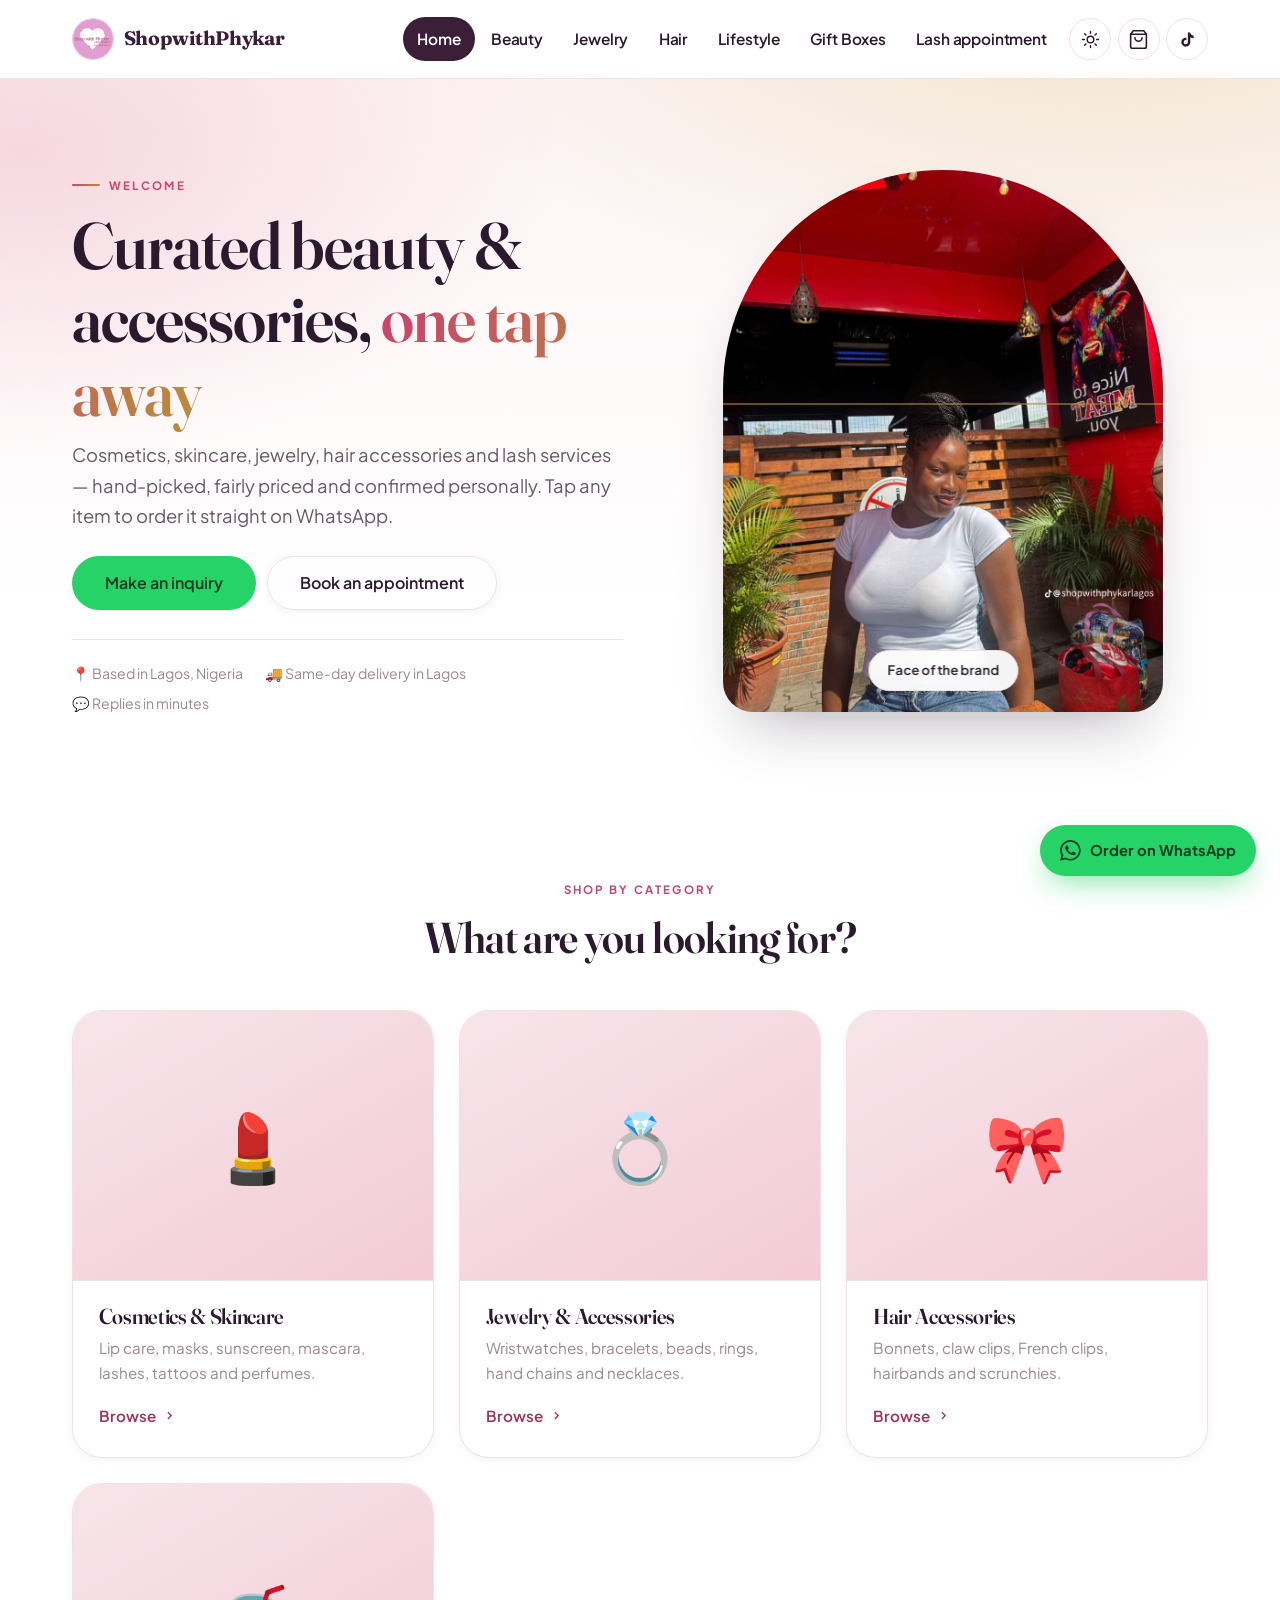
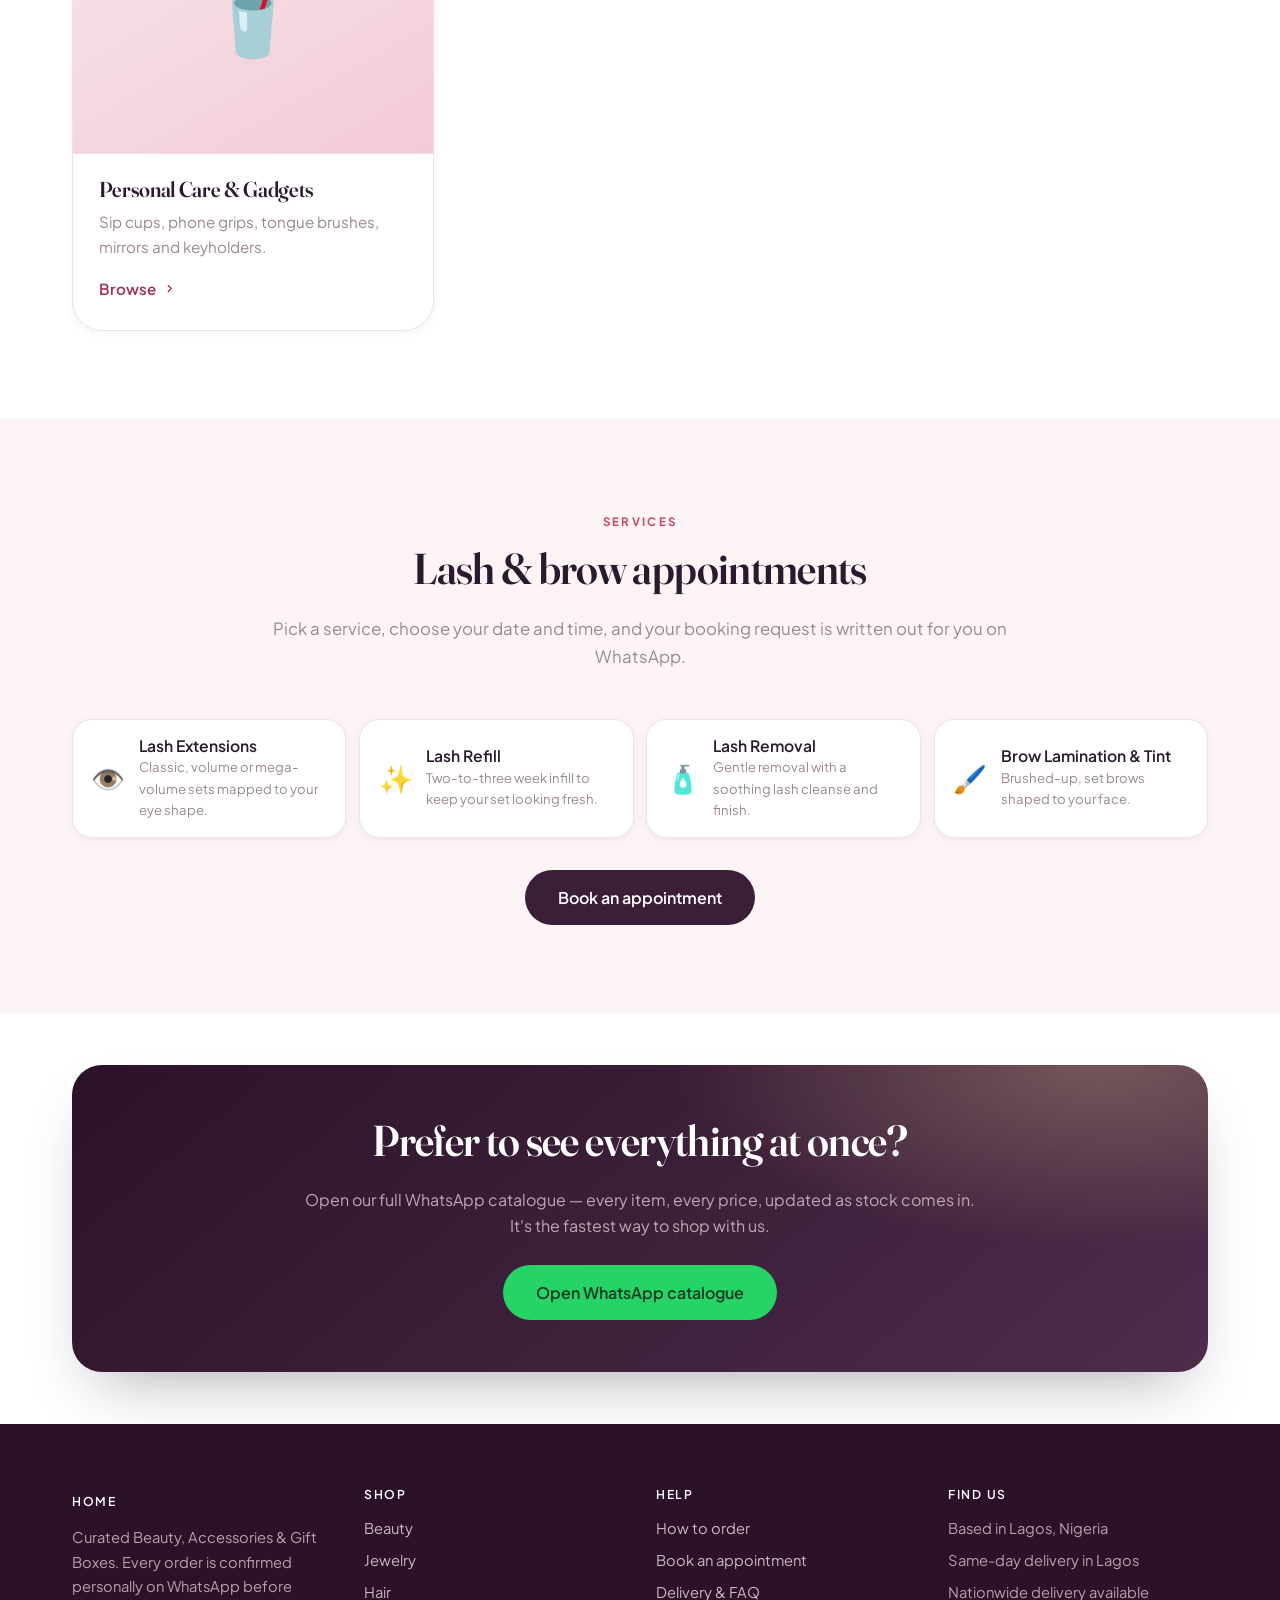
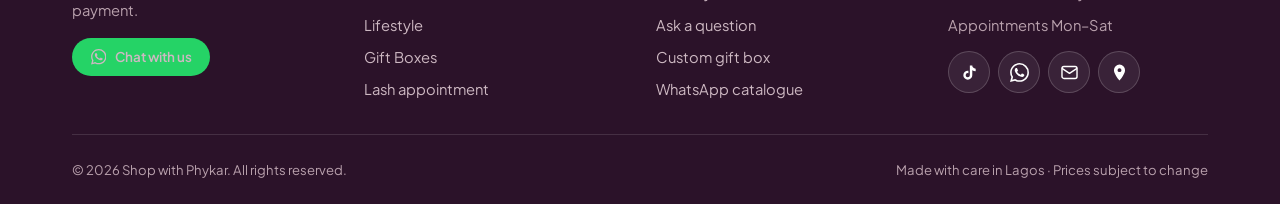
<file: index.html>
<!DOCTYPE html>
<html lang="en">
<head>
<meta charset="utf-8">
<meta name="viewport" content="width=device-width, initial-scale=1">
<!-- Colour theme, resolved before first paint so dark mode never flashes light.
     Must stay inline and in <head>: app.js loads at the end of <body> and would
     be far too late. A stored choice wins over the OS preference, so turning
     dark mode off is not silently undone on the next visit. -->
<script>(function(){var d=document.documentElement,t="light";try{var s=localStorage.getItem("phykar.theme.v1");if(s==="dark"||s==="light"){t=s}else if(window.matchMedia&&matchMedia("(prefers-color-scheme: dark)").matches){t="dark"}}catch(e){}d.setAttribute("data-theme",t)})();</script>
<title>Shop with Phykar | Beauty, Accessories &amp; Gift Boxes in Lagos</title>
<meta name="description" content="Cosmetics, skincare, jewelry, hair accessories, lash and beauty services and gift boxes from ₦10,000. Book an appointment or order in one tap on WhatsApp.">
<meta name="theme-color" content="#3b1f38">
<link rel="canonical" href="index.html">

<meta property="og:type" content="website">
<meta property="og:title" content="Shop with Phykar | Curated Beauty, Accessories &amp; Gift Boxes">
<meta property="og:description" content="Cosmetics, jewelry, hair accessories and beauty services. Order in one tap on WhatsApp. Gift boxes from ₦10,000.">
<meta property="og:site_name" content="Shop with Phykar">
<meta property="og:locale" content="en_NG">
<meta name="twitter:card" content="summary_large_image">

<link rel="icon" href="assets/img/logo.png" type="image/png" sizes="any">
<link rel="apple-touch-icon" href="assets/img/logo.png">
<link rel="preconnect" href="https://fonts.googleapis.com">
<link rel="preconnect" href="https://fonts.gstatic.com" crossorigin>
<link href="https://fonts.googleapis.com/css2?family=Fraunces:opsz,wght@9..144,500;9..144,600;9..144,700&family=Plus+Jakarta+Sans:wght@400;500;600;700&display=swap" rel="stylesheet">
<link rel="stylesheet" href="assets/css/styles.css?v=20260930">

<script type="application/ld+json">
{
  "@context": "https://schema.org",
  "@type": "Store",
  "name": "Shop with Phykar",
  "description": "Curated cosmetics, skincare, jewelry, hair accessories, beauty services and gift boxes. Direct WhatsApp ordering.",
  "areaServed": "Nigeria",
  "currenciesAccepted": "NGN",
  "telephone": "+2348101447062",
  "sameAs": ["https://www.tiktok.com/@shopwithphykarlagos"],
  "potentialAction": {
    "@type": "ContactPoint",
    "telephone": "+2348101447062",
    "contactType": "customer service",
    "availableLanguage": ["en"]
  }
}
</script>
</head>

<body data-page="index.html">
<a class="skip-link" href="#main">Skip to content</a>

<header id="site-header"></header>

<main id="main">

  <!-- ================================================== HERO =========== -->
  <section class="hero">
    <div class="wrap hero-grid">
      <div>
        <span class="eyebrow">Welcome</span>
        <h1>Curated beauty &amp; accessories, <span class="accent">one tap away</span></h1>
        <p class="hero-lede">
          Cosmetics, skincare, jewelry, hair accessories and lash services — hand-picked,
          fairly priced and confirmed personally. Tap any item to order it straight on WhatsApp.
        </p>

        <div class="hero-actions">
          <a class="btn btn-wa btn-lg" data-wa="Hi Phykar! I'd like to know more about your business, what you sell and the services you provide 🙏" href="#">Make an inquiry</a>
          <a class="btn btn-ghost btn-lg" href="appointments.html">Book an appointment</a>
        </div>

        <div class="hero-meta">
          <span>📍 Based in Lagos, Nigeria</span>
          <span>🚚 Same-day delivery in Lagos</span>
          <span>💬 Replies in minutes</span>
        </div>
      </div>

      <div class="hero-portrait" id="brand-face" aria-hidden="true"></div>
    </div>
  </section>

  <!-- ================================================== CATEGORIES ====== -->
  <section id="categories">
    <div class="wrap">
      <div class="section-head center">
        <span class="eyebrow">Shop by category</span>
        <h2>What are you looking for?</h2>
      </div>
      <div class="grid cat-grid" id="category-cards"></div>
    </div>
  </section>

  <!-- ================================================== SERVICES ======== -->
  <section id="services" class="bg-blush">
    <div class="wrap">
      <div class="section-head center">
        <span class="eyebrow">Services</span>
        <h2>Lash &amp; brow appointments</h2>
        <p>Pick a service, choose your date and time, and your booking request is written out for you on WhatsApp.</p>
      </div>
      <div class="svc-strip" id="service-strip"></div>
      <div style="margin-top:2rem;text-align:center">
        <a class="btn btn-dark btn-lg" href="appointments.html">Book an appointment</a>
      </div>
    </div>
  </section>

  <!-- ================================================== CTA BANNER ====== -->
  <section class="tight">
    <div class="wrap">
      <div class="cta">
        <h2>Prefer to see everything at once?</h2>
        <p>
          Open our full WhatsApp catalogue — every item, every price, updated as stock comes in.
          It's the fastest way to shop with us.
        </p>
        <div class="cta-actions">
          <a class="btn btn-wa btn-lg" href="https://wa.me/c/2348101447062" target="_blank" rel="noopener">Open WhatsApp catalogue</a>
        </div>
      </div>
    </div>
  </section>

</main>

<footer id="site-footer"></footer>
<a id="wa-float" href="#"></a>

<script src="assets/js/data.js?v=20260930"></script>
<script src="assets/js/app.js?v=20260930"></script>
<script>
  /* wire the hero buttons through the shared WhatsApp link builder */
  (function () {
    var ready = setInterval(function () {
      if (!window.Phykar) return;
      clearInterval(ready);
      document.querySelectorAll("[data-wa]").forEach(function (a) {
        a.href = window.Phykar.waLink(a.getAttribute("data-wa"));
        a.target = "_blank";
        a.rel = "noopener";
      });
    }, 30);
  })();
</script>
</body>
</html>
</file>
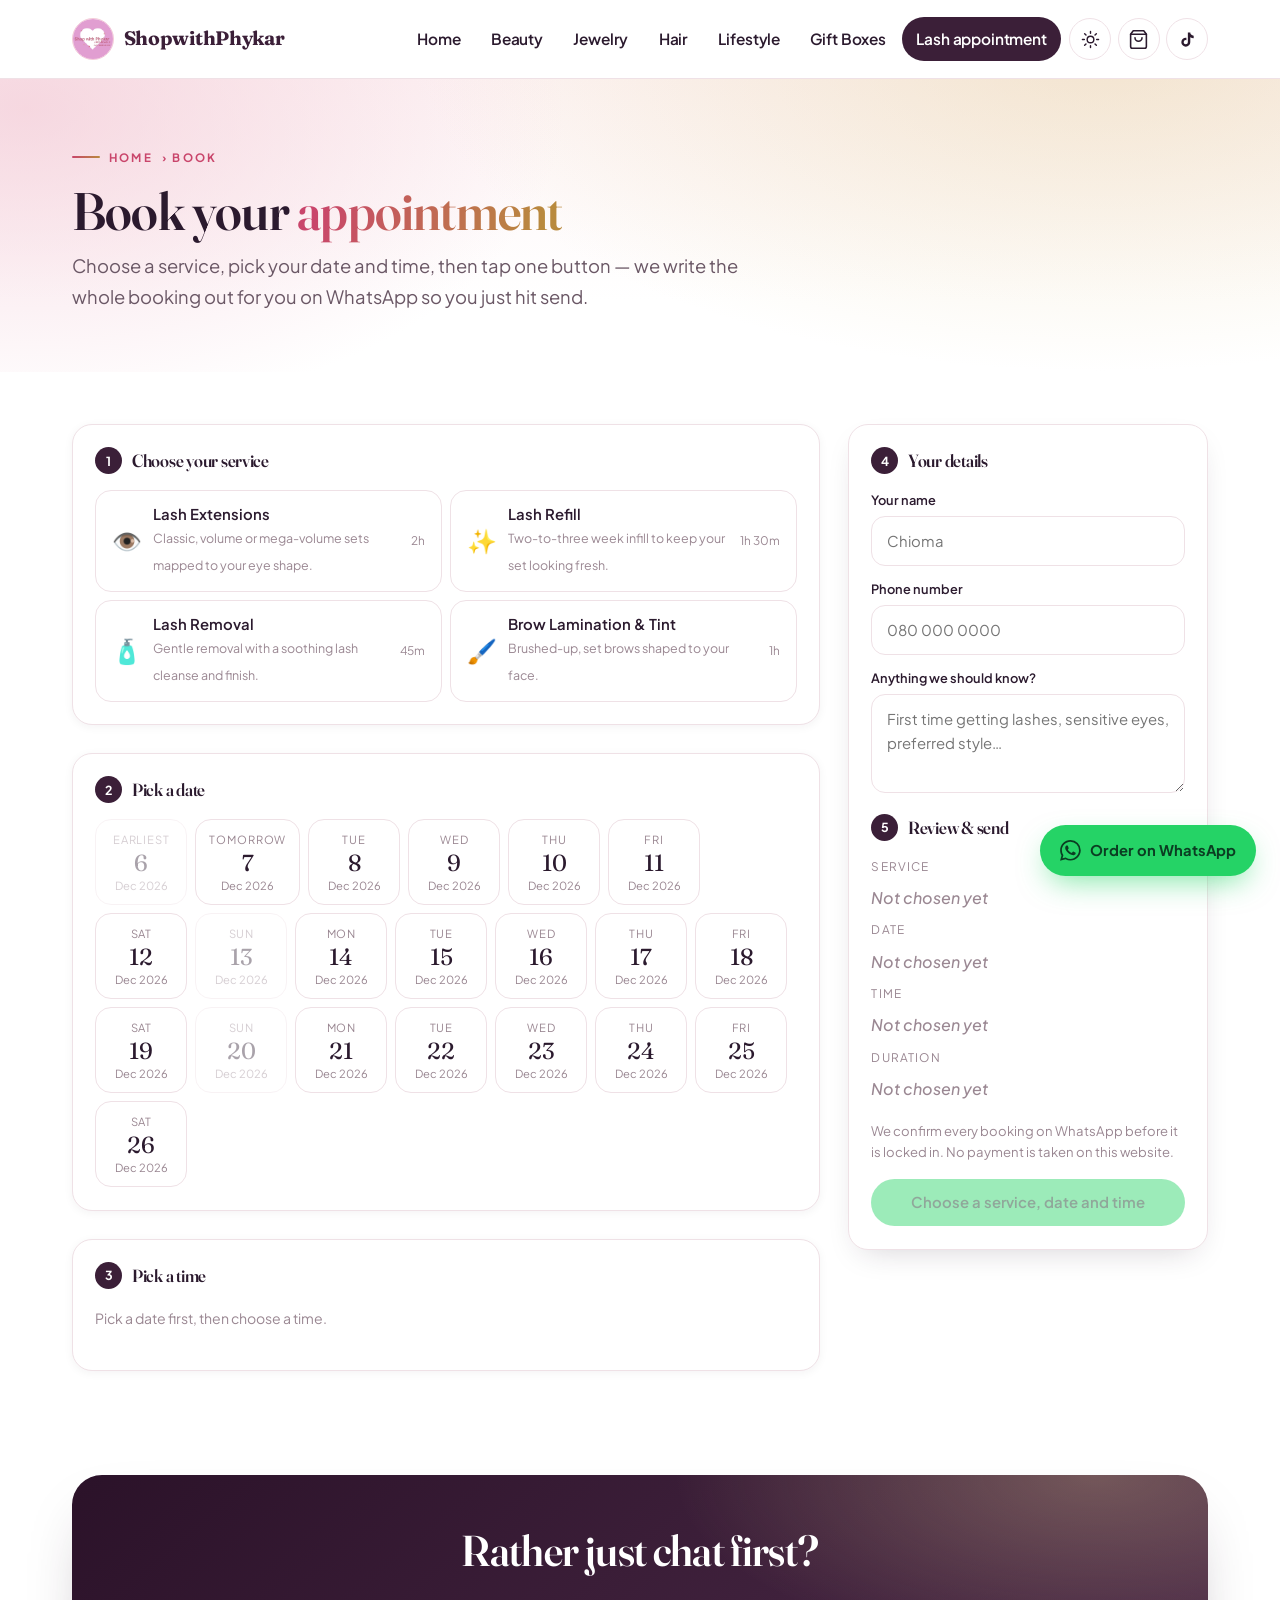
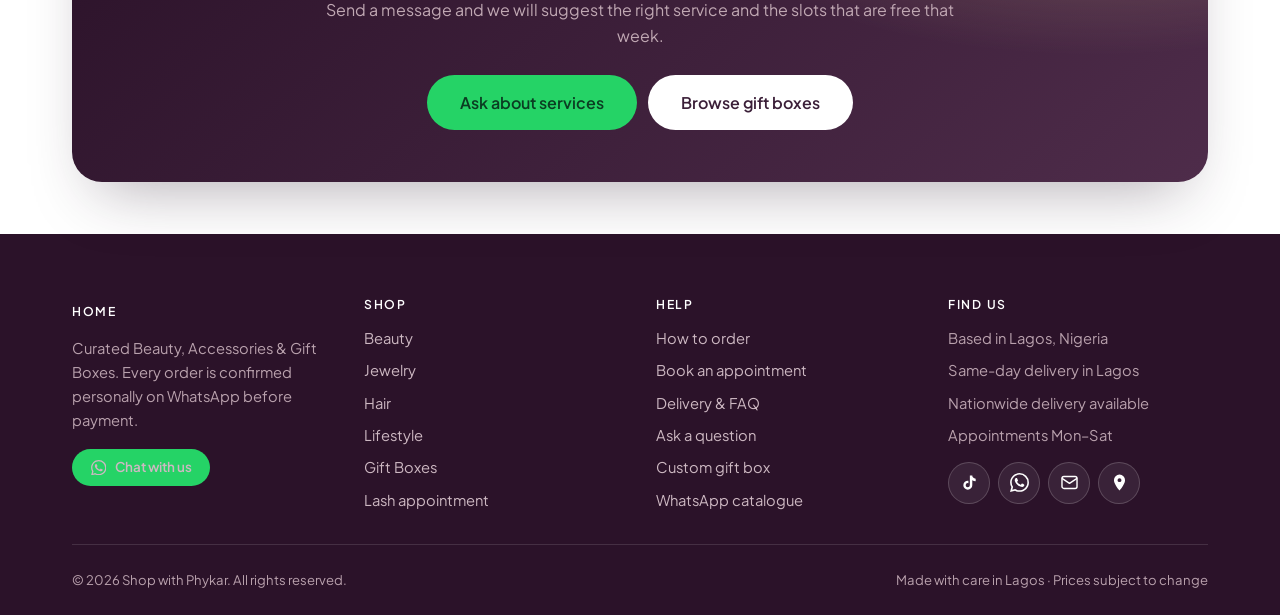
<file: appointments.html>
<!DOCTYPE html>
<html lang="en">
<head>
<meta charset="utf-8">
<meta name="viewport" content="width=device-width, initial-scale=1">
<!-- Colour theme, resolved before first paint so dark mode never flashes light.
     Must stay inline and in <head>: app.js loads at the end of <body> and would
     be far too late. A stored choice wins over the OS preference, so turning
     dark mode off is not silently undone on the next visit. -->
<script>(function(){var d=document.documentElement,t="light";try{var s=localStorage.getItem("phykar.theme.v1");if(s==="dark"||s==="light"){t=s}else if(window.matchMedia&&matchMedia("(prefers-color-scheme: dark)").matches){t="dark"}}catch(e){}d.setAttribute("data-theme",t)})();</script>
<title>Book an Appointment | Shop with Phykar</title>
<meta name="description" content="Book lash extensions, lash refills, lash removal or brow lamination &amp; tint. Choose your date and time and send the booking straight to WhatsApp.">
<meta name="theme-color" content="#3b1f38">
<link rel="canonical" href="appointments.html">
<meta property="og:title" content="Book an Appointment | Shop with Phykar">
<meta property="og:description" content="Lash and beauty services. Pick a date and time, then send your booking on WhatsApp.">
<meta property="og:type" content="website">
<meta name="twitter:card" content="summary_large_image">
<link rel="icon" href="assets/img/logo.png" type="image/png" sizes="any">
<link rel="apple-touch-icon" href="assets/img/logo.png">
<link rel="preconnect" href="https://fonts.googleapis.com">
<link rel="preconnect" href="https://fonts.gstatic.com" crossorigin>
<link href="https://fonts.googleapis.com/css2?family=Fraunces:opsz,wght@9..144,500;9..144,600;9..144,700&family=Plus+Jakarta+Sans:wght@400;500;600;700&display=swap" rel="stylesheet">
<link rel="stylesheet" href="assets/css/styles.css?v=20260930">
</head>

<body data-page="appointments.html">
<a class="skip-link" href="#main">Skip to content</a>

<header id="site-header"></header>

<main id="main">

  <section class="hero" style="padding-block:clamp(2.25rem,5vw,3.75rem) clamp(1.75rem,3.5vw,2.75rem)">
    <div class="wrap">
      <span class="eyebrow"><a href="index.html" style="color:inherit">Home</a> &rsaquo; Book</span>
      <h1 style="font-size:clamp(2rem,5vw,3.3rem)">Book your <span class="accent">appointment</span></h1>
      <p class="hero-lede">
        Choose a service, pick your date and time, then tap one button — we write the whole
        booking out for you on WhatsApp so you just hit send.
      </p>
    </div>
  </section>

  <section class="tight" id="appt">
    <div class="wrap">
      <div class="appt">

        <!-- ------------------------------------------------- steps --- -->
        <div>
          <div class="appt-panel">
            <div class="appt-step"><b>1</b><h3>Choose your service</h3></div>
            <div class="appt-services" id="appt-services"></div>
          </div>

          <div class="appt-panel">
            <div class="appt-step"><b>2</b><h3>Pick a date</h3></div>
            <div class="appt-dates" id="appt-dates"></div>
          </div>

          <div class="appt-panel">
            <div class="appt-step"><b>3</b><h3>Pick a time</h3></div>
            <div class="slots" id="appt-slots"></div>
            <p class="appt-note" id="appt-slot-note" style="margin-top:.9rem"></p>
          </div>
        </div>

        <!-- ------------------------------------------------ summary --- -->
        <aside class="appt-summary" aria-label="Your booking">
          <div class="appt-step"><b>4</b><h3>Your details</h3></div>

          <form id="appt-form" autocomplete="off">
            <div class="field">
              <label for="a-name">Your name</label>
              <input id="a-name" name="name" type="text" placeholder="Chioma">
            </div>
            <div class="field">
              <label for="a-phone">Phone number</label>
              <input id="a-phone" name="phone" type="tel" placeholder="080 000 0000">
            </div>
            <div class="field">
              <label for="a-notes">Anything we should know?</label>
              <textarea id="a-notes" name="notes" rows="3" placeholder="First time getting lashes, sensitive eyes, preferred style…"></textarea>
            </div>
          </form>

          <div class="appt-step"><b>5</b><h3>Review &amp; send</h3></div>
          <dl>
            <dt>Service</dt>
            <dd id="sum-service"><span class="none">Not chosen yet</span></dd>
            <dt>Date</dt>
            <dd id="sum-date"><span class="none">Not chosen yet</span></dd>
            <dt>Time</dt>
            <dd id="sum-time"><span class="none">Not chosen yet</span></dd>
            <dt>Duration</dt>
            <dd id="sum-length"><span class="none">Not chosen yet</span></dd>
          </dl>

          <p class="appt-note">We confirm every booking on WhatsApp before it is locked in. No payment is taken on this website.</p>
          <button class="btn btn-wa btn-block" type="button" id="appt-send" aria-disabled="true">Choose a service, date and time</button>
        </aside>

      </div>
    </div>
  </section>

  <section class="tight">
    <div class="wrap">
      <div class="cta">
        <h2>Rather just chat first?</h2>
        <p>Send a message and we will suggest the right service and the slots that are free that week.</p>
        <div class="cta-actions">
          <a class="btn btn-wa btn-lg" data-wa="Hi Phykar! I'd like to ask about your lash and beauty services." href="#">Ask about services</a>
          <a class="btn btn-onDark btn-lg" href="bundles.html">Browse gift boxes</a>
        </div>
      </div>
    </div>
  </section>

</main>

<footer id="site-footer"></footer>
<a id="wa-float" href="#"></a>

<script src="assets/js/data.js?v=20260930"></script>
<script src="assets/js/app.js?v=20260930"></script>
<script>
  (function () {
    var ready = setInterval(function () {
      if (!window.Phykar) return;
      clearInterval(ready);
      document.querySelectorAll("[data-wa]").forEach(function (a) {
        a.href = window.Phykar.waLink(a.getAttribute("data-wa"));
        a.target = "_blank";
        a.rel = "noopener";
      });
    }, 30);
  })();
</script>
</body>
</html>
</file>
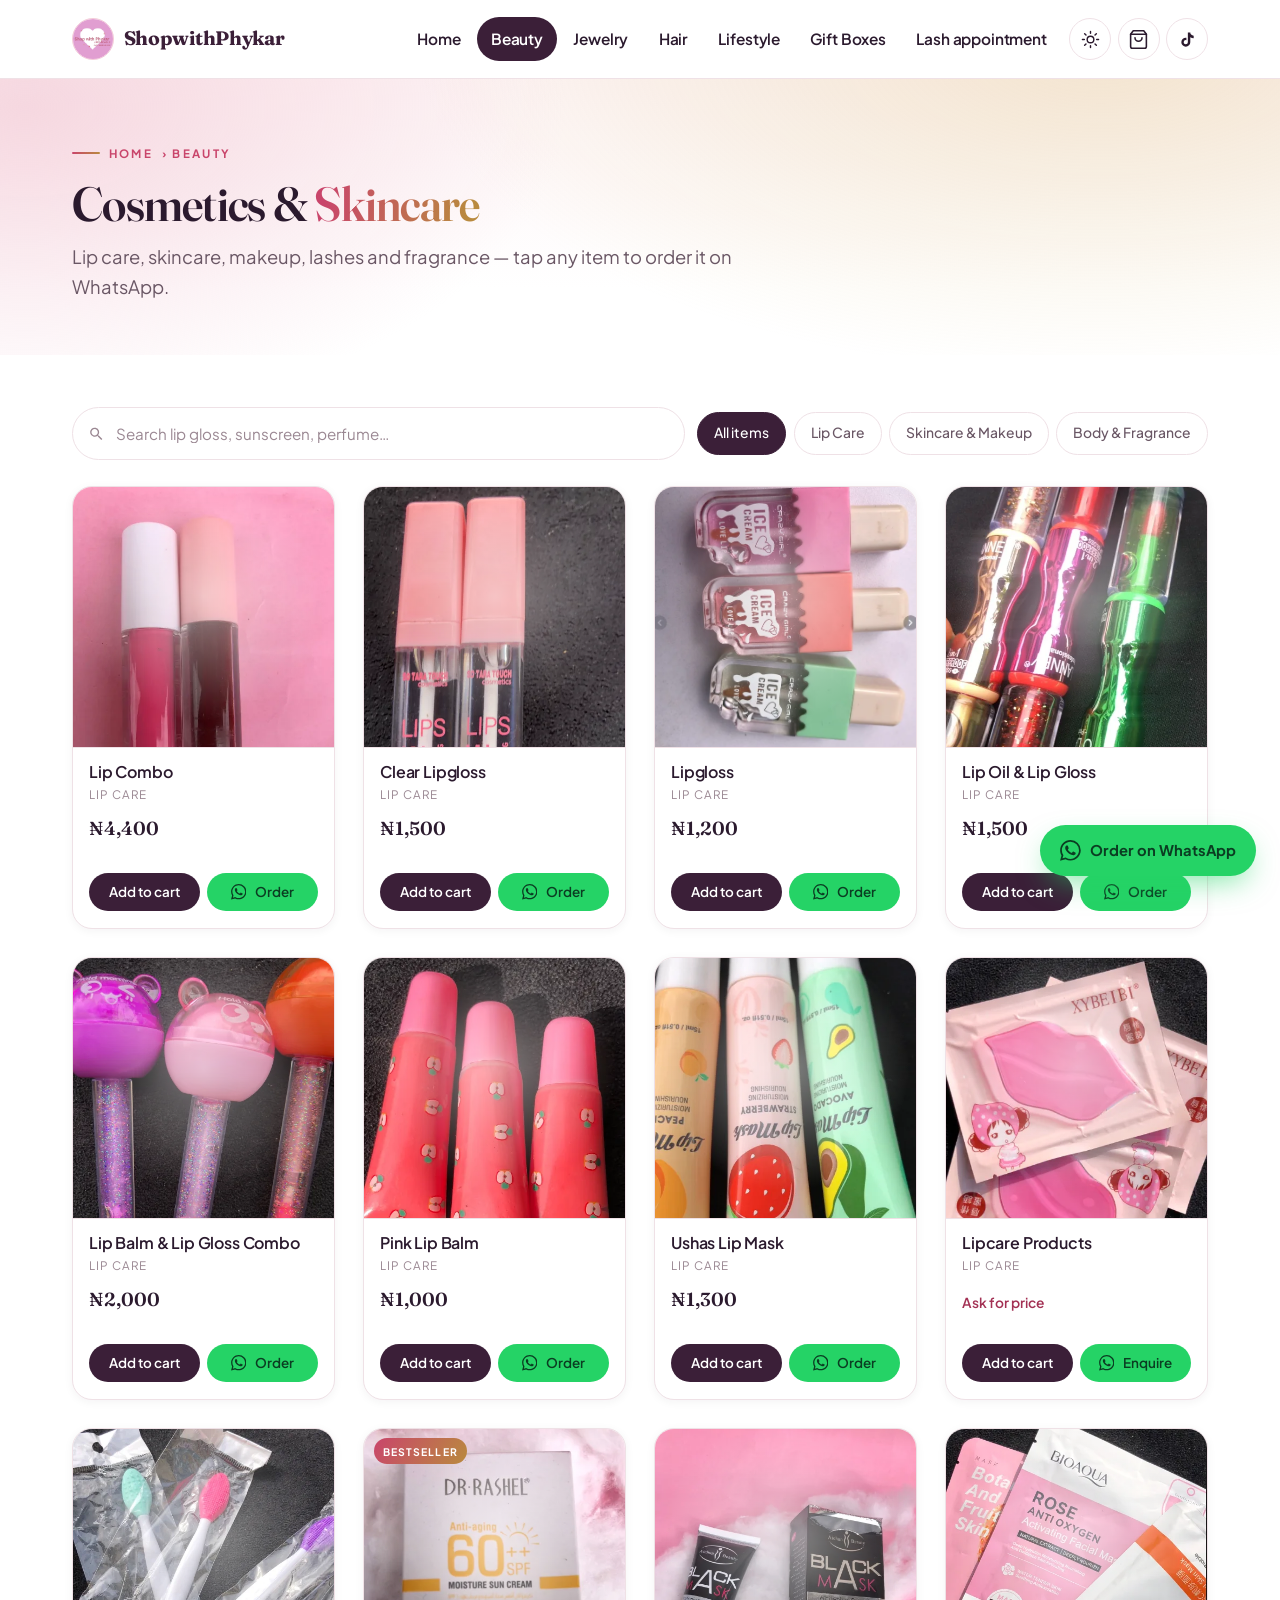
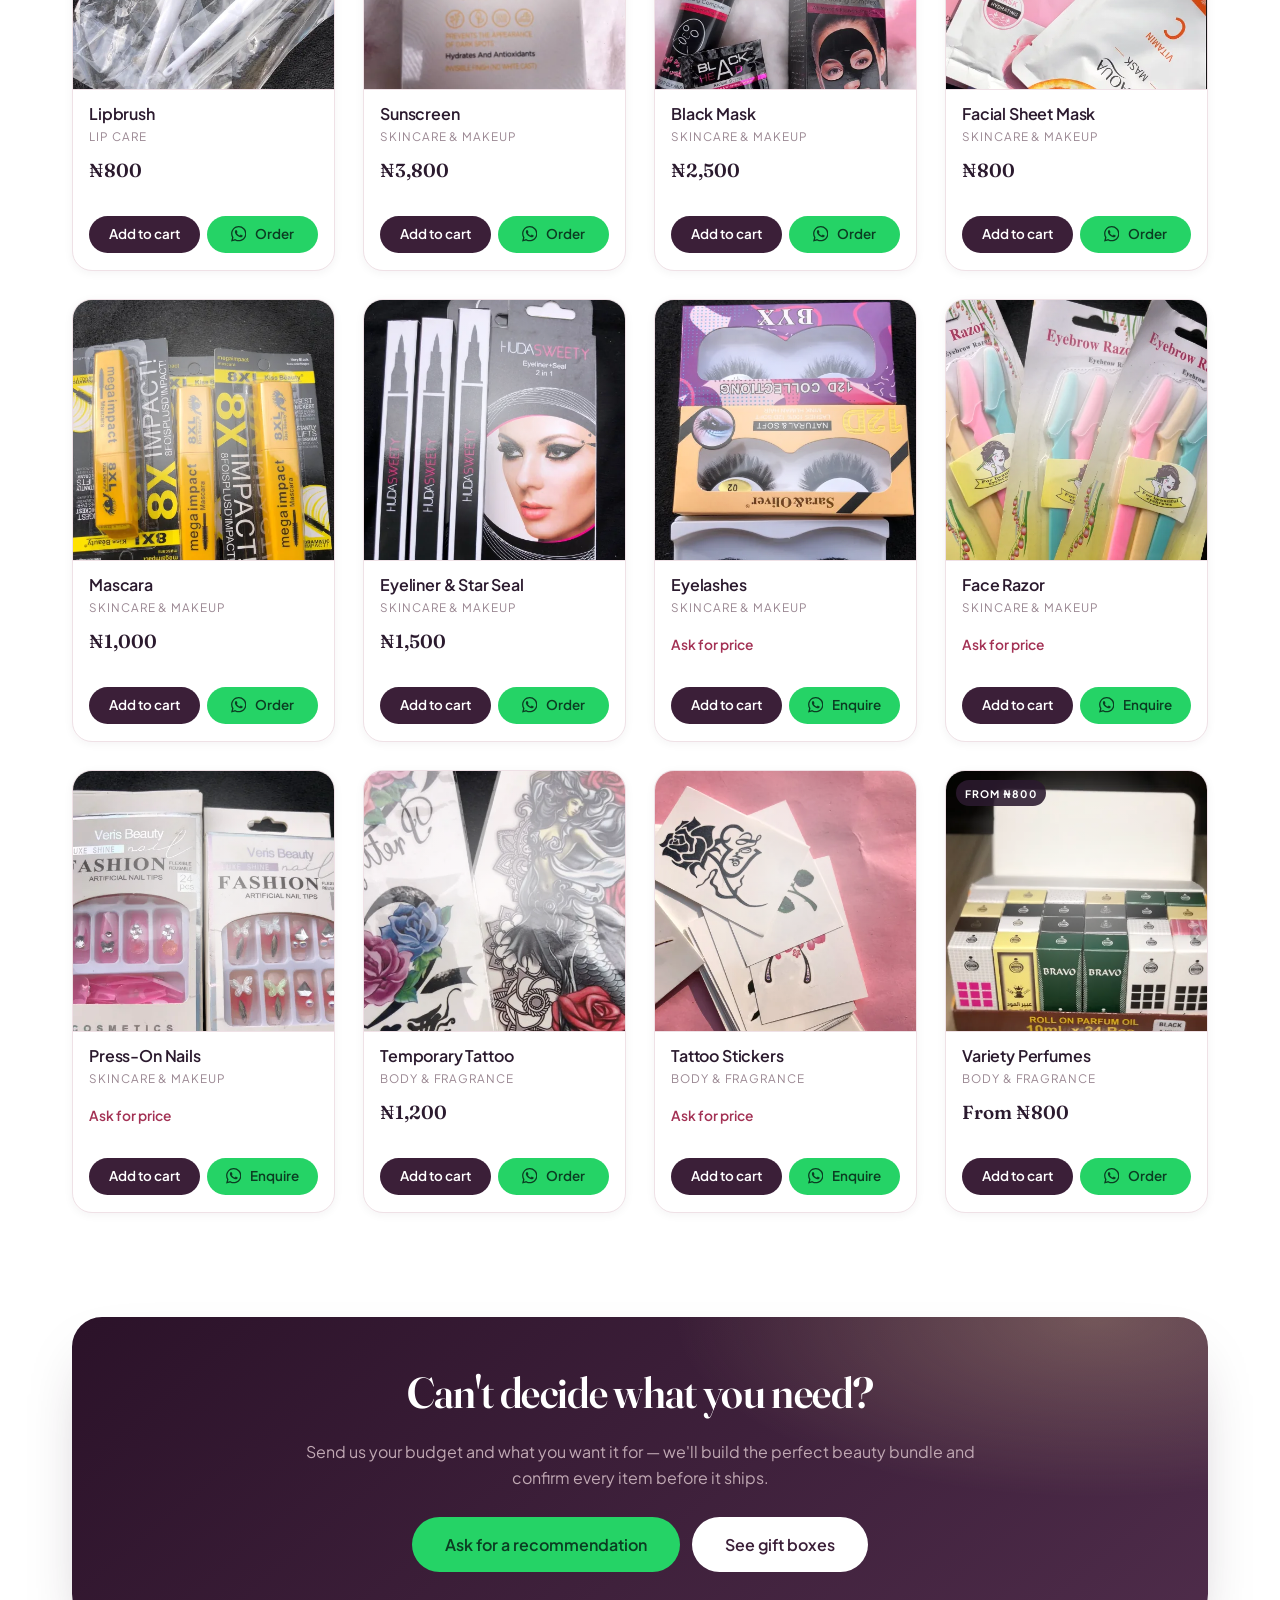
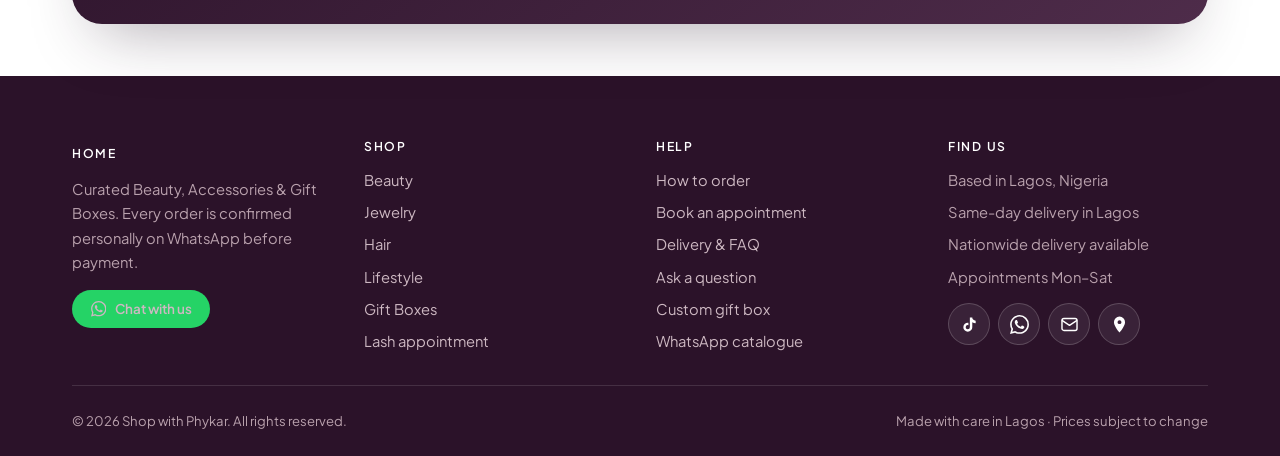
<file: beauty.html>
<!DOCTYPE html>
<html lang="en">
<head>
<meta charset="utf-8">
<meta name="viewport" content="width=device-width, initial-scale=1">
<!-- Colour theme, resolved before first paint so dark mode never flashes light.
     Must stay inline and in <head>: app.js loads at the end of <body> and would
     be far too late. A stored choice wins over the OS preference, so turning
     dark mode off is not silently undone on the next visit. -->
<script>(function(){var d=document.documentElement,t="light";try{var s=localStorage.getItem("phykar.theme.v1");if(s==="dark"||s==="light"){t=s}else if(window.matchMedia&&matchMedia("(prefers-color-scheme: dark)").matches){t="dark"}}catch(e){}d.setAttribute("data-theme",t)})();</script>
<title>Cosmetics &amp; Skincare | Shop with Phykar</title>
<meta name="description" content="Shop lip glosses, lip balms, lip masks, sunscreen, black masks, sheet masks, mascara, eyeliner, eyelashes, press-on nails, temporary tattoos and perfumes. Order on WhatsApp.">
<meta name="theme-color" content="#3b1f38">
<link rel="canonical" href="beauty.html">
<meta property="og:title" content="Cosmetics &amp; Skincare | Shop with Phykar">
<meta property="og:description" content="Lip care, masks, sunscreen, mascara, lashes, tattoos and perfumes — ordered in one tap on WhatsApp.">
<meta property="og:type" content="website">
<meta name="twitter:card" content="summary_large_image">
<link rel="icon" href="assets/img/logo.png" type="image/png" sizes="any">
<link rel="preconnect" href="https://fonts.googleapis.com">
<link rel="preconnect" href="https://fonts.gstatic.com" crossorigin>
<link href="https://fonts.googleapis.com/css2?family=Fraunces:opsz,wght@9..144,500;9..144,600;9..144,700&family=Plus+Jakarta+Sans:wght@400;500;600;700&display=swap" rel="stylesheet">
<link rel="stylesheet" href="assets/css/styles.css?v=20260930">
</head>

<body data-page="beauty.html" data-category="beauty">
<a class="skip-link" href="#main">Skip to content</a>

<header id="site-header"></header>

<main id="main">

  <section class="hero" style="padding-block:clamp(2.25rem,5vw,3.5rem) clamp(1.5rem,3vw,2.5rem)">
    <div class="wrap">
      <span class="eyebrow"><a href="index.html" style="color:inherit">Home</a> &rsaquo; Beauty</span>
      <h1 style="font-size:clamp(1.9rem,4.6vw,3rem)">Cosmetics &amp; <span class="accent">Skincare</span></h1>
      <p class="hero-lede" style="margin-bottom:.9rem">
        Lip care, skincare, makeup, lashes and fragrance — tap any item to order it on WhatsApp.
      </p>
    </div>
  </section>

  <section class="tight">
    <div class="wrap">

      <div class="toolbar">
        <div class="search">
          <svg class="ico" viewBox="0 0 24 24" fill="currentColor" aria-hidden="true"><path d="M15.5 14h-.79l-.28-.27a6.5 6.5 0 1 0-.7.7l.27.28v.79l5 4.99L20.49 19zm-6 0C7.01 14 5 11.99 5 9.5S7.01 5 9.5 5 14 7.01 14 9.5 11.99 14 9.5 14"/></svg>
          <label class="skip-link" for="search">Search products</label>
          <input id="search" type="search" placeholder="Search lip gloss, sunscreen, perfume…" autocomplete="off">
        </div>
        <div class="chips" id="filter-chips" role="group" aria-label="Filter by type"></div>
      </div>

      <div class="products" id="product-grid"></div>

    </div>
  </section>

  <section class="tight">
    <div class="wrap">
      <div class="cta">
        <h2>Can't decide what you need?</h2>
        <p>Send us your budget and what you want it for — we'll build the perfect beauty bundle and confirm every item before it ships.</p>
        <div class="cta-actions">
          <a class="btn btn-wa btn-lg" data-wa="Hi Phykar! I'd like help choosing beauty products. My budget is ₦___ and I need it for ___." href="#">Ask for a recommendation</a>
          <a class="btn btn-onDark btn-lg" href="bundles.html">See gift boxes</a>
        </div>
      </div>
    </div>
  </section>

</main>

<footer id="site-footer"></footer>
<a id="wa-float" href="#"></a>

<script src="assets/js/data.js?v=20260930"></script>
<script src="assets/js/app.js?v=20260930"></script>
<script>
  (function () {
    var ready = setInterval(function () {
      if (!window.Phykar) return;
      clearInterval(ready);
      document.querySelectorAll("[data-wa]").forEach(function (a) {
        a.href = window.Phykar.waLink(a.getAttribute("data-wa"));
        a.target = "_blank";
        a.rel = "noopener";
      });
    }, 30);
  })();
</script>
</body>
</html>
</file>
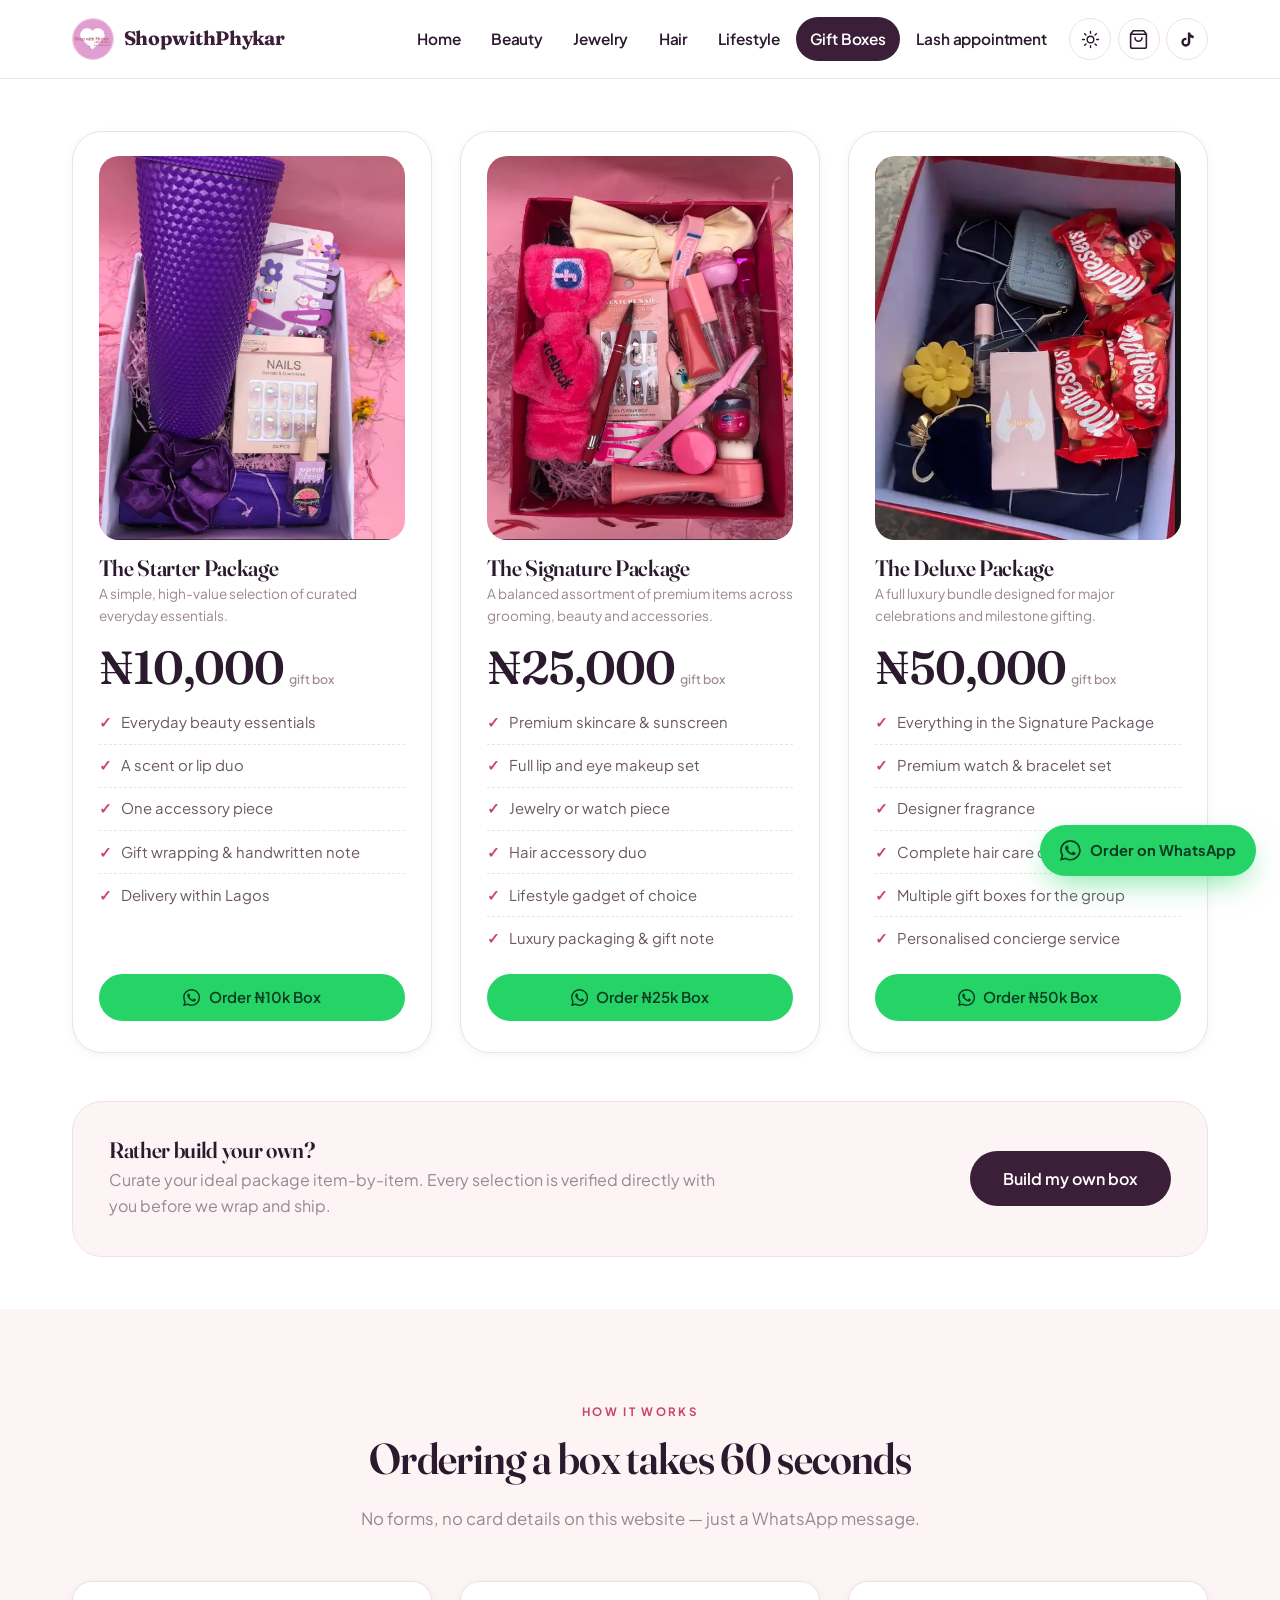
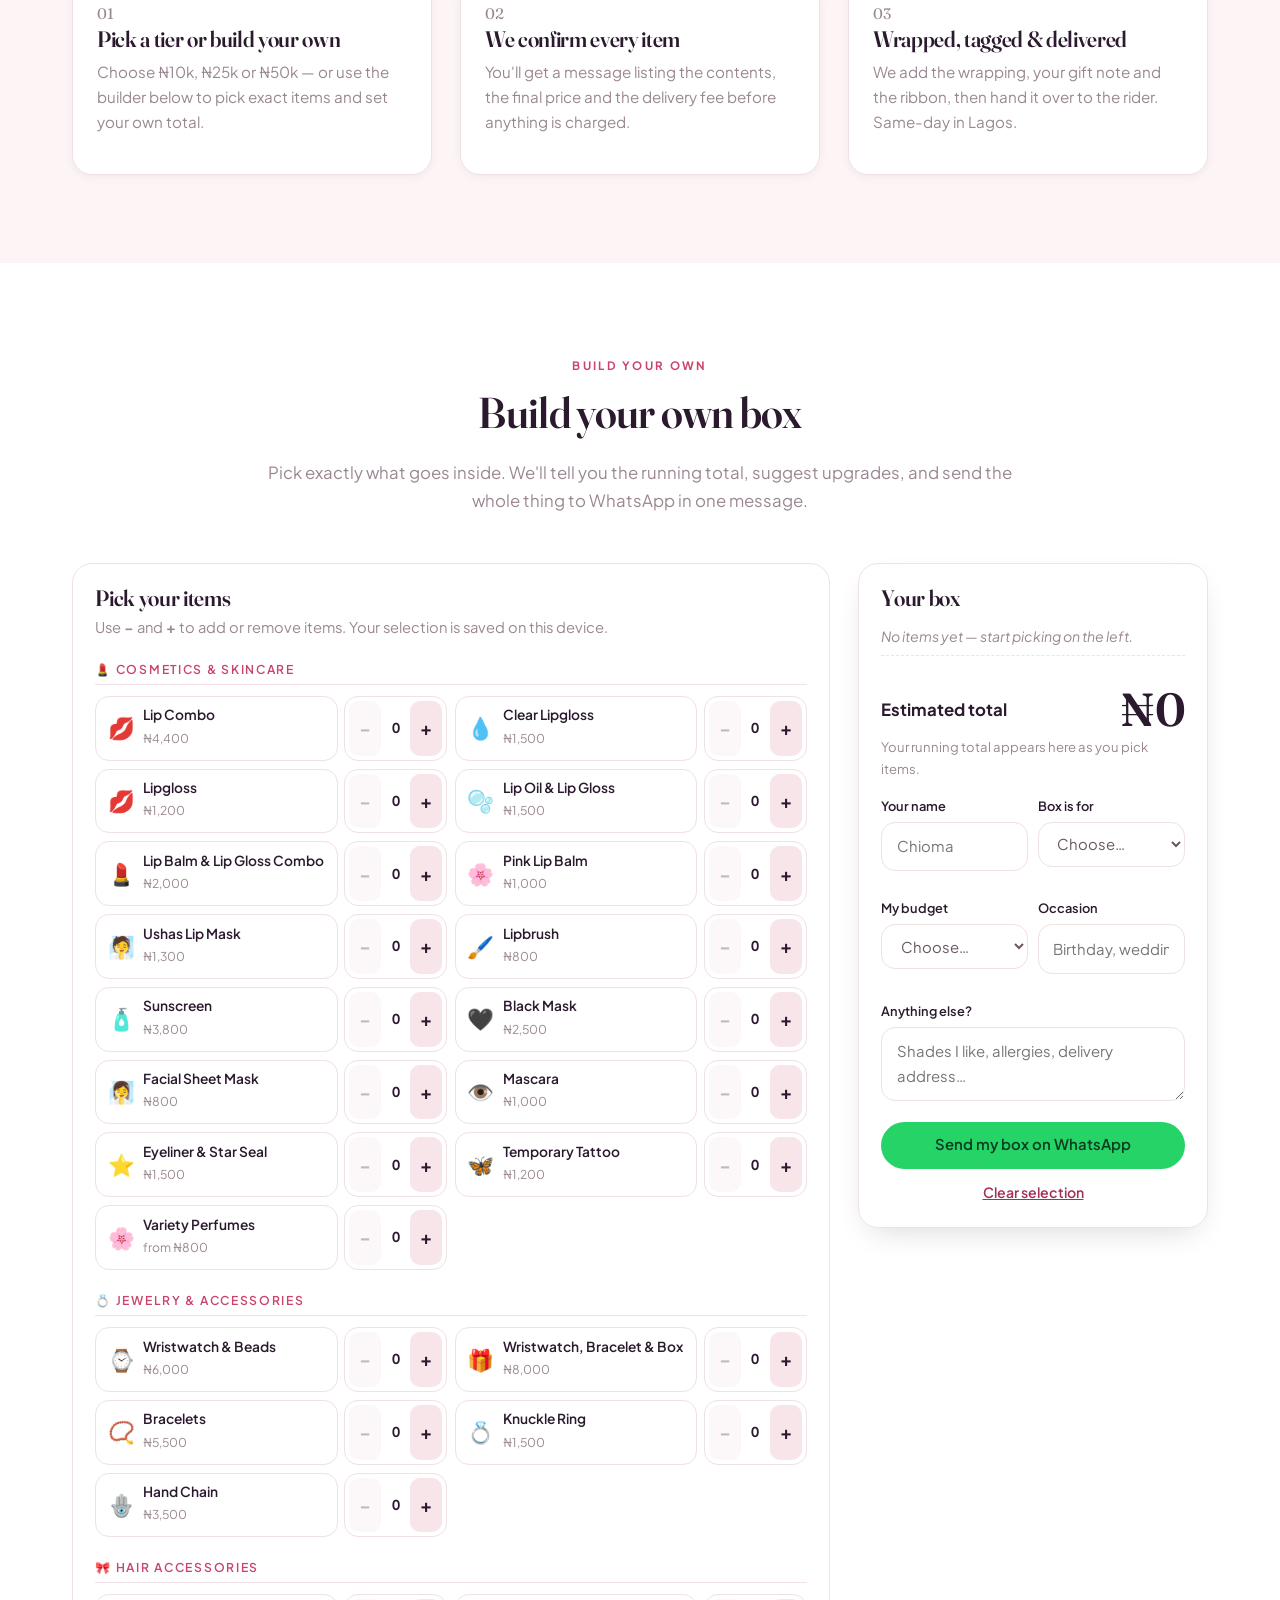
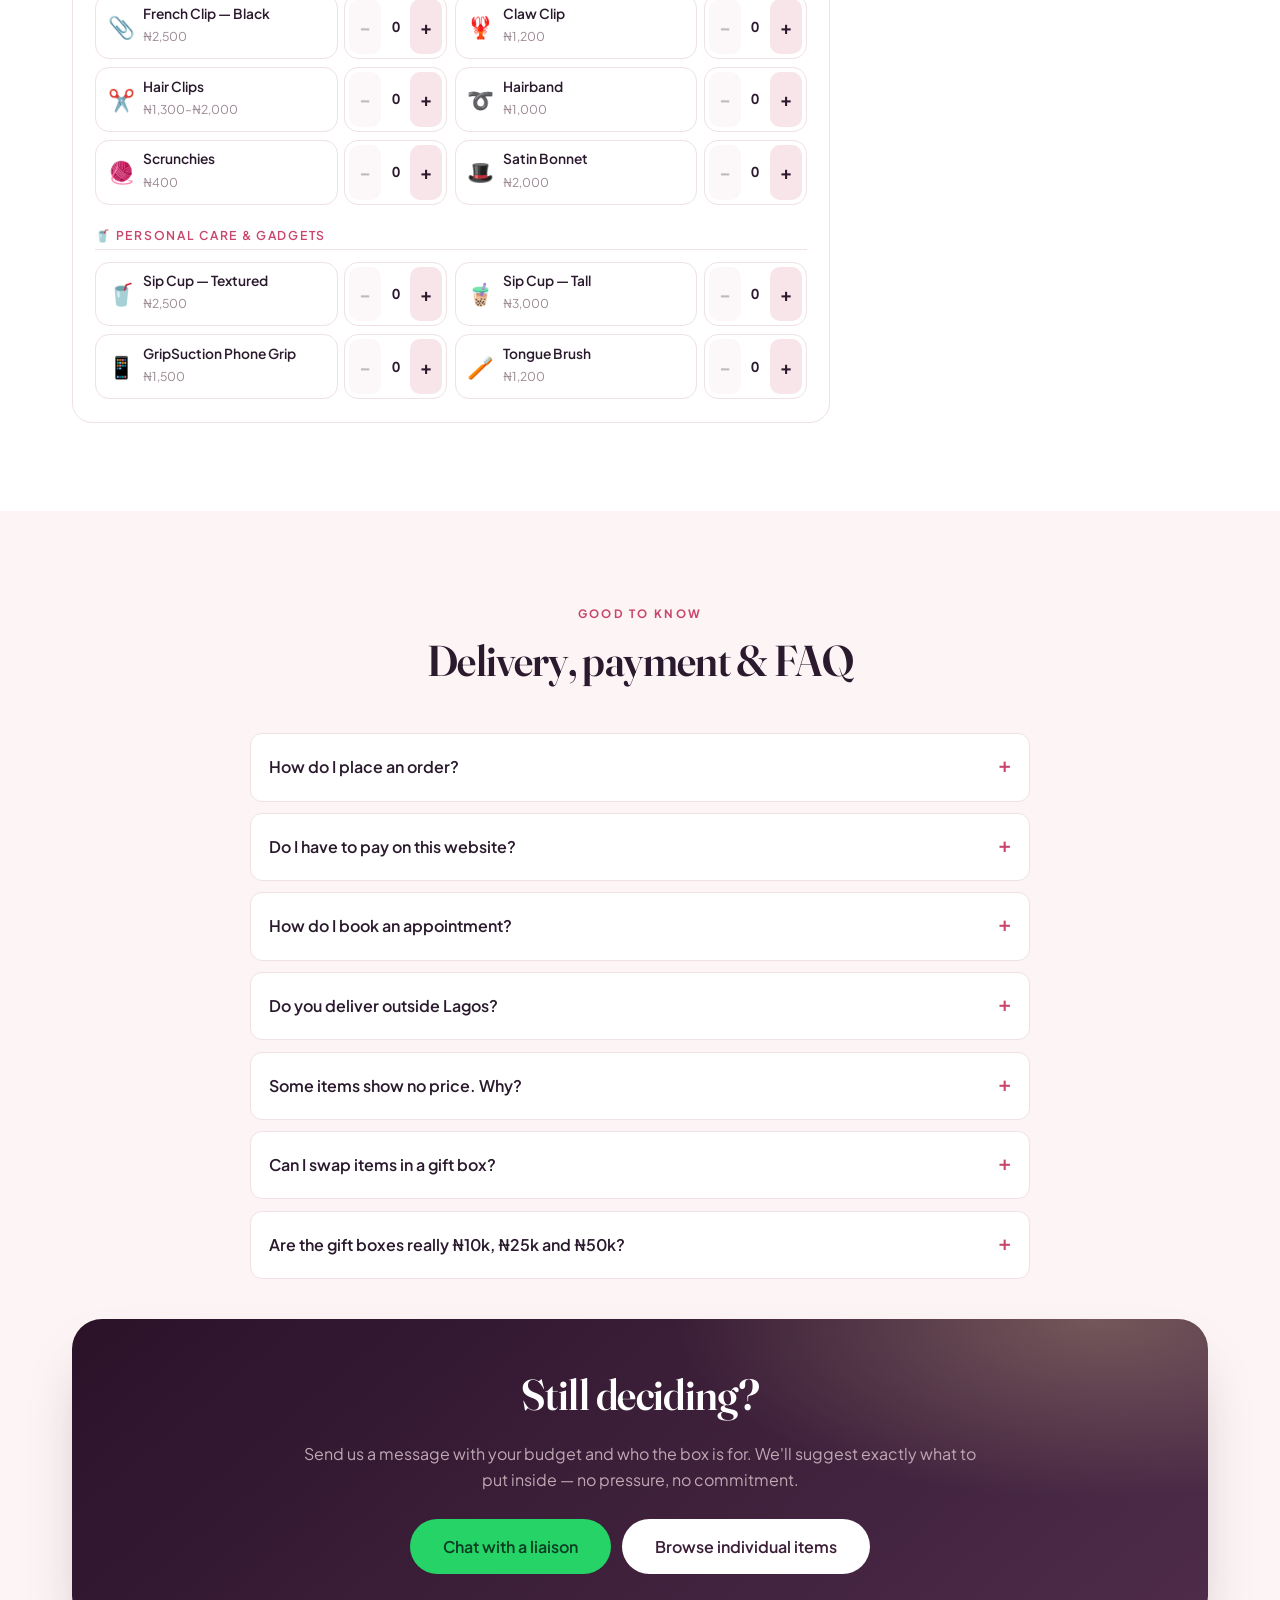
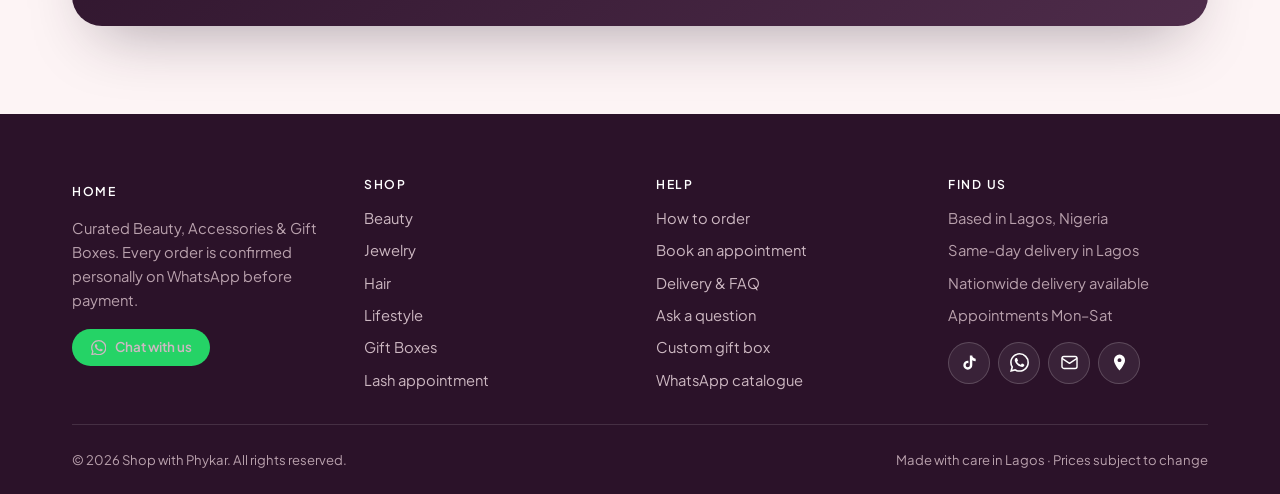
<file: bundles.html>
<!DOCTYPE html>
<html lang="en">
<head>
<meta charset="utf-8">
<meta name="viewport" content="width=device-width, initial-scale=1">
<!-- Colour theme, resolved before first paint so dark mode never flashes light.
     Must stay inline and in <head>: app.js loads at the end of <body> and would
     be far too late. A stored choice wins over the OS preference, so turning
     dark mode off is not silently undone on the next visit. -->
<script>(function(){var d=document.documentElement,t="light";try{var s=localStorage.getItem("phykar.theme.v1");if(s==="dark"||s==="light"){t=s}else if(window.matchMedia&&matchMedia("(prefers-color-scheme: dark)").matches){t="dark"}}catch(e){}d.setAttribute("data-theme",t)})();</script>
<title>Gift Boxes — ₦10,000, ₦25,000 &amp; ₦50,000 | Shop with Phykar</title>
<meta name="description" content="Curated gift boxes: The Starter Package (₦10,000), The Signature Package (₦25,000) and The Deluxe Package (₦50,000). Build your own box and send it on WhatsApp.">
<meta name="theme-color" content="#3b1f38">
<link rel="canonical" href="bundles.html">
<meta property="og:title" content="Gift Boxes — ₦10,000, ₦25,000 &amp; ₦50,000 | Shop with Phykar">
<meta property="og:description" content="Three curated gift box tiers plus a build-your-own box. Order in one tap on WhatsApp.">
<meta property="og:type" content="website">
<meta name="twitter:card" content="summary_large_image">
<link rel="icon" href="assets/img/logo.png" type="image/png" sizes="any">
<link rel="preconnect" href="https://fonts.googleapis.com">
<link rel="preconnect" href="https://fonts.gstatic.com" crossorigin>
<link href="https://fonts.googleapis.com/css2?family=Fraunces:opsz,wght@9..144,500;9..144,600;9..144,700&family=Plus+Jakarta+Sans:wght@400;500;600;700&display=swap" rel="stylesheet">
<link rel="stylesheet" href="assets/css/styles.css?v=20260930">
</head>

<body data-page="bundles.html">
<a class="skip-link" href="#main">Skip to content</a>

<header id="site-header"></header>

<main id="main">

  <!-- ================================================== TIERS ============ -->
  <section class="tight" id="tiers">
    <div class="wrap">

      <div class="grid tier-grid" id="tier-grid"></div>

      <!-- build-your-own-box sits directly under the tiers -->
      <div class="under-cta">
        <div>
          <h3 style="margin-bottom:.25rem">Rather build your own?</h3>
          <p>Curate your ideal package item-by-item. Every selection is verified directly with you before we wrap and ship.</p>
        </div>
        <a class="btn btn-dark btn-lg" href="#builder">Build my own box</a>
      </div>

    </div>
  </section>

  <!-- ================================================== WHAT'S INSIDE ==== -->
  <section class="bg-blush" id="how">
    <div class="wrap">
      <div class="section-head center">
        <span class="eyebrow">How it works</span>
        <h2>Ordering a box takes 60 seconds</h2>
        <p>No forms, no card details on this website — just a WhatsApp message.</p>
      </div>
      <div class="grid grid-3">
        <article class="card">
          <p class="step-num" aria-hidden="true">01</p>
          <h3>Pick a tier or build your own</h3>
          <p>Choose ₦10k, ₦25k or ₦50k — or use the builder below to pick exact items and set your own total.</p>
        </article>
        <article class="card">
          <p class="step-num" aria-hidden="true">02</p>
          <h3>We confirm every item</h3>
          <p>You'll get a message listing the contents, the final price and the delivery fee before anything is charged.</p>
        </article>
        <article class="card">
          <p class="step-num" aria-hidden="true">03</p>
          <h3>Wrapped, tagged &amp; delivered</h3>
          <p>We add the wrapping, your gift note and the ribbon, then hand it over to the rider. Same-day in Lagos.</p>
        </article>
      </div>
    </div>
  </section>

  <!-- ================================================== BUILDER ========== -->
  <section id="builder">
    <div class="wrap">
      <div class="section-head center">
        <span class="eyebrow">Build your own</span>
        <h2>Build your own box</h2>
        <p>Pick exactly what goes inside. We'll tell you the running total, suggest upgrades, and send the whole thing to WhatsApp in one message.</p>
      </div>

      <div class="builder">
        <div class="builder-picker" id="builder-picker"></div>

        <aside class="builder-summary" id="builder-summary" aria-label="Your box summary">
          <h3 style="margin-bottom:.4rem">Your box</h3>
          <ul class="summary-list" id="box-list"></ul>

          <div class="summary-row">
            <span>Estimated total</span>
            <span class="tier-price" id="box-total">₦0</span>
          </div>
          <p class="summary-hint" id="box-hint"></p>

          <form id="box-form" autocomplete="off">
            <div class="field field-row">
              <div class="field">
                <label for="f-name">Your name</label>
                <input id="f-name" name="name" type="text" placeholder="Chioma">
              </div>
              <div class="field">
                <label for="f-for">Box is for</label>
                <select id="f-for" name="forWhom">
                  <option value="">Choose…</option>
                  <option>Female</option>
                  <option>Male</option>
                  <option>Unisex / mixed</option>
                  <option>A group of people</option>
                </select>
              </div>
            </div>

            <div class="field field-row">
              <div class="field">
                <label for="f-budget">My budget</label>
                <select id="f-budget" name="budget">
                  <option value="">Choose…</option>
                  <option>₦10,000</option>
                  <option>₦25,000</option>
                  <option>₦50,000</option>
                  <option>Custom</option>
                </select>
              </div>
              <div class="field">
                <label for="f-occasion">Occasion</label>
                <input id="f-occasion" name="occasion" type="text" placeholder="Birthday, wedding…">
              </div>
            </div>

            <div class="field">
              <label for="f-notes">Anything else?</label>
              <textarea id="f-notes" name="notes" rows="2" placeholder="Shades I like, allergies, delivery address…"></textarea>
            </div>

            <button class="btn btn-wa btn-block" type="submit" id="box-send">Send my box on WhatsApp</button>
            <div style="display:flex;justify-content:center;margin-top:.75rem">
              <button class="link-btn" type="button" id="box-clear">Clear selection</button>
            </div>
          </form>
        </aside>
      </div>
    </div>
  </section>

  <!-- ================================================== FAQ ============= -->
  <section class="bg-blush" id="faq">
    <div class="wrap">
      <div class="section-head center">
        <span class="eyebrow">Good to know</span>
        <h2>Delivery, payment &amp; FAQ</h2>
      </div>
      <div id="faq-list"></div>

      <div class="cta" style="margin-top:2.5rem">
        <h2>Still deciding?</h2>
        <p>Send us a message with your budget and who the box is for. We'll suggest exactly what to put inside — no pressure, no commitment.</p>
        <div class="cta-actions">
          <a class="btn btn-wa btn-lg" data-wa="Hi Phykar! I'd like help choosing a gift box. My budget is ₦___ and the box is for ___." href="#">Chat with a liaison</a>
          <a class="btn btn-onDark btn-lg" href="beauty.html">Browse individual items</a>
        </div>
      </div>
    </div>
  </section>

</main>

<footer id="site-footer"></footer>
<a id="wa-float" href="#"></a>

<script src="assets/js/data.js?v=20260930"></script>
<script src="assets/js/app.js?v=20260930"></script>
<script>
  (function () {
    var ready = setInterval(function () {
      if (!window.Phykar) return;
      clearInterval(ready);
      document.querySelectorAll("[data-wa]").forEach(function (a) {
        a.href = window.Phykar.waLink(a.getAttribute("data-wa"));
        a.target = "_blank";
        a.rel = "noopener";
      });
    }, 30);
  })();
</script>
</body>
</html>
</file>
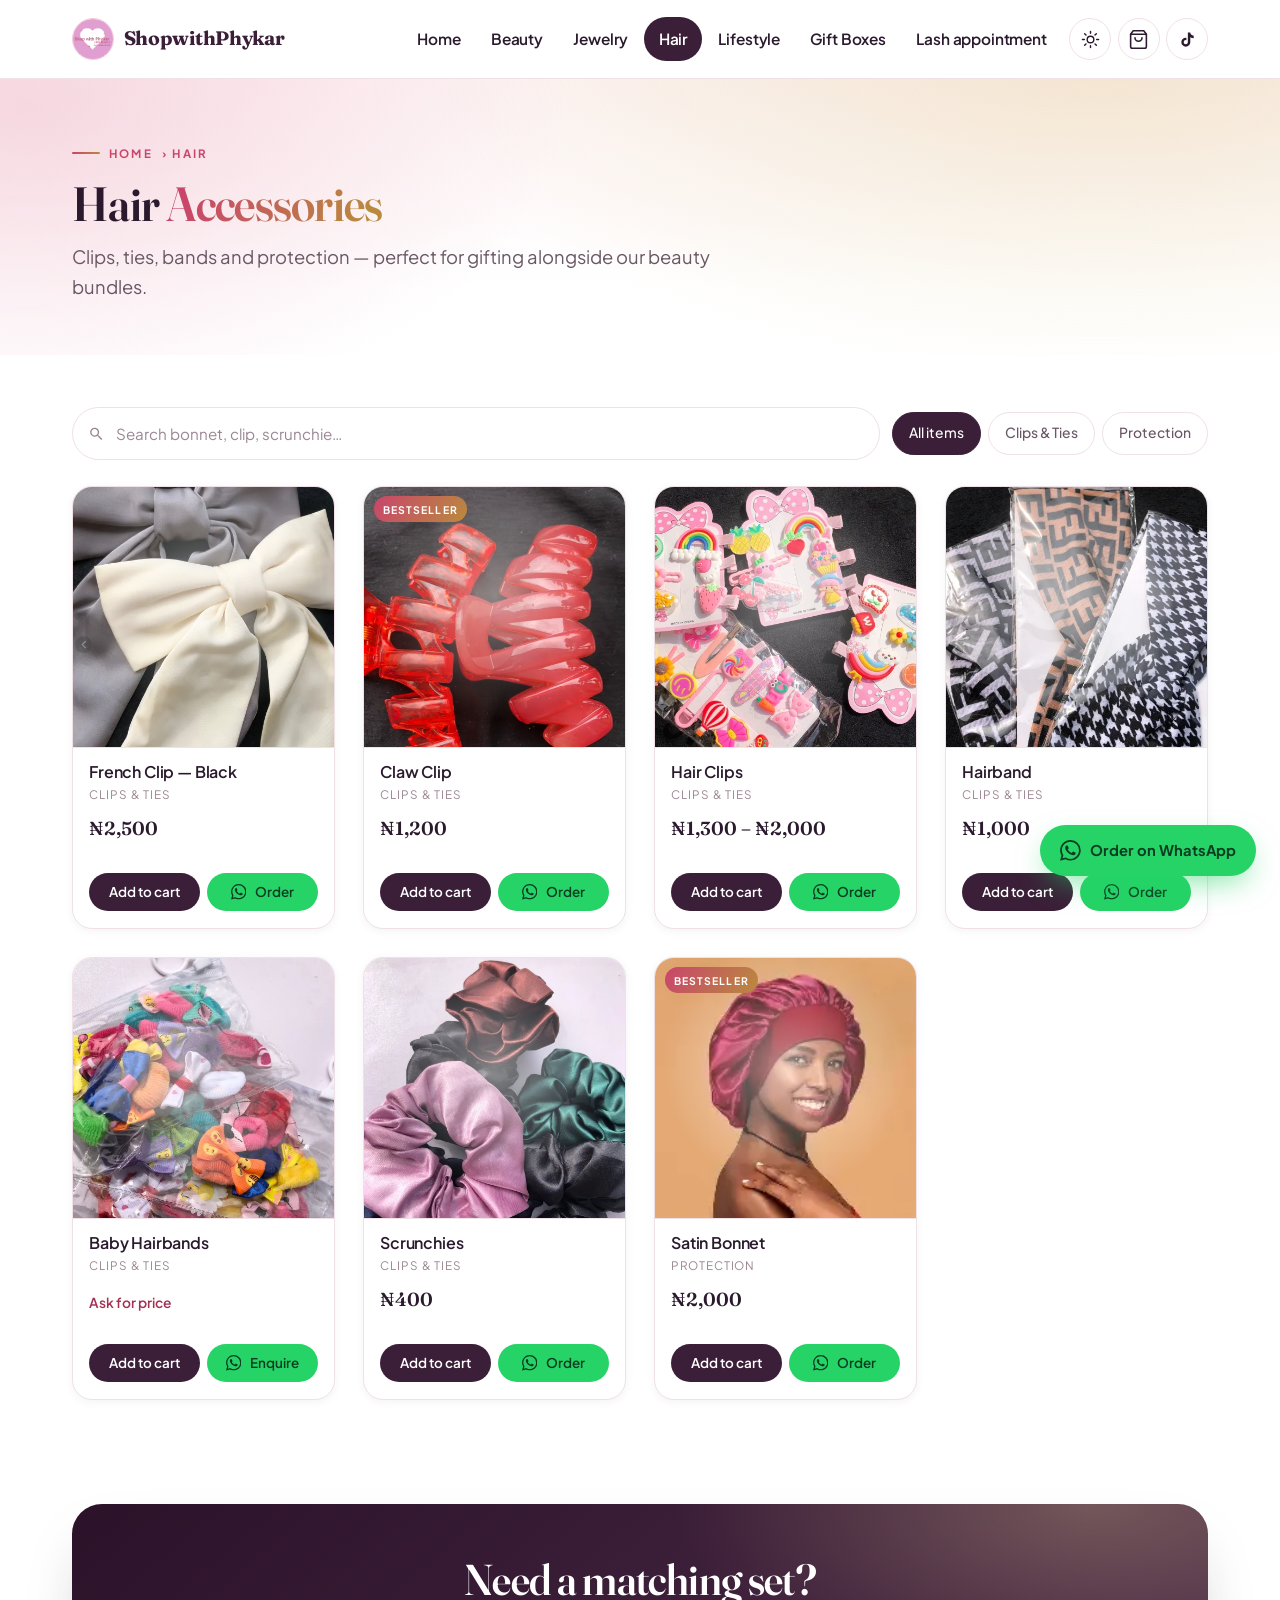
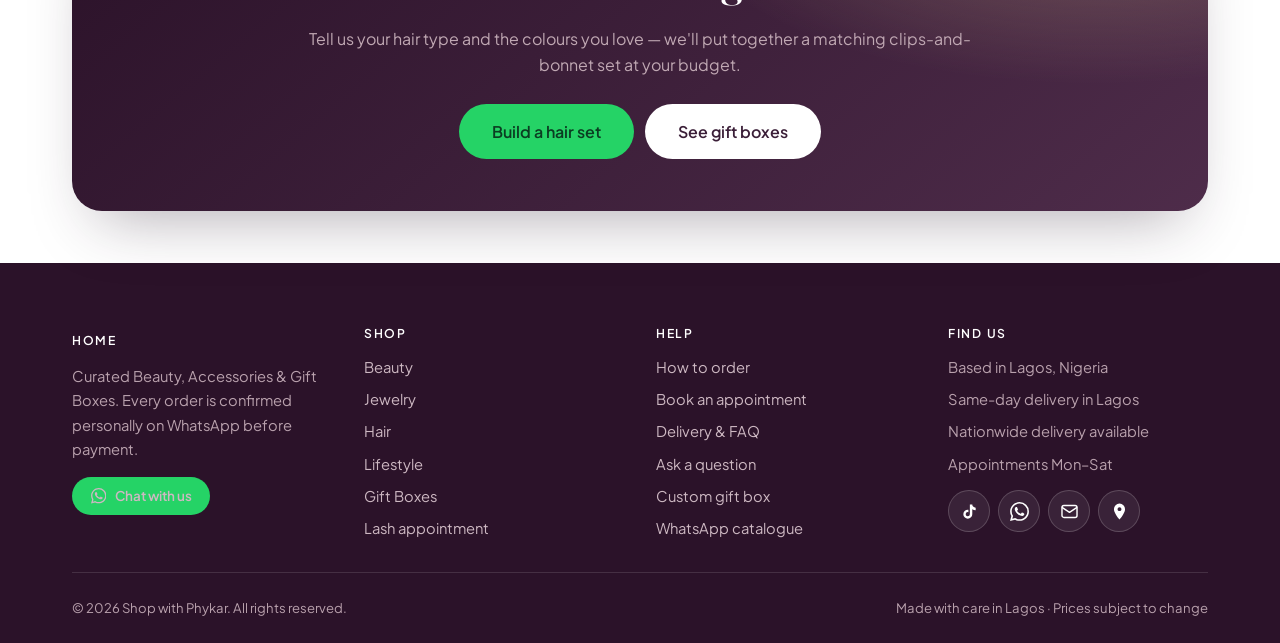
<file: hair.html>
<!DOCTYPE html>
<html lang="en">
<head>
<meta charset="utf-8">
<meta name="viewport" content="width=device-width, initial-scale=1">
<!-- Colour theme, resolved before first paint so dark mode never flashes light.
     Must stay inline and in <head>: app.js loads at the end of <body> and would
     be far too late. A stored choice wins over the OS preference, so turning
     dark mode off is not silently undone on the next visit. -->
<script>(function(){var d=document.documentElement,t="light";try{var s=localStorage.getItem("phykar.theme.v1");if(s==="dark"||s==="light"){t=s}else if(window.matchMedia&&matchMedia("(prefers-color-scheme: dark)").matches){t="dark"}}catch(e){}d.setAttribute("data-theme",t)})();</script>
<title>Hair Accessories | Shop with Phykar</title>
<meta name="description" content="Shop satin bonnets, claw clips, French clips, hair clips, hairbands, scrunchies and baby hairbands. Order in one tap on WhatsApp.">
<meta name="theme-color" content="#3b1f38">
<link rel="canonical" href="hair.html">
<meta property="og:title" content="Hair Accessories | Shop with Phykar">
<meta property="og:description" content="Bonnets, claw clips, French clips, hairbands and scrunchies — ordered in one tap on WhatsApp.">
<meta property="og:type" content="website">
<meta name="twitter:card" content="summary_large_image">
<link rel="icon" href="assets/img/logo.png" type="image/png" sizes="any">
<link rel="preconnect" href="https://fonts.googleapis.com">
<link rel="preconnect" href="https://fonts.gstatic.com" crossorigin>
<link href="https://fonts.googleapis.com/css2?family=Fraunces:opsz,wght@9..144,500;9..144,600;9..144,700&family=Plus+Jakarta+Sans:wght@400;500;600;700&display=swap" rel="stylesheet">
<link rel="stylesheet" href="assets/css/styles.css?v=20260930">
</head>

<body data-page="hair.html" data-category="hair">
<a class="skip-link" href="#main">Skip to content</a>

<header id="site-header"></header>

<main id="main">

  <section class="hero" style="padding-block:clamp(2.25rem,5vw,3.5rem) clamp(1.5rem,3vw,2.5rem)">
    <div class="wrap">
      <span class="eyebrow"><a href="index.html" style="color:inherit">Home</a> &rsaquo; Hair</span>
      <h1 style="font-size:clamp(1.9rem,4.6vw,3rem)">Hair <span class="accent">Accessories</span></h1>
      <p class="hero-lede" style="margin-bottom:.9rem">
        Clips, ties, bands and protection — perfect for gifting alongside our beauty bundles.
      </p>
    </div>
  </section>

  <section class="tight">
    <div class="wrap">

      <div class="toolbar">
        <div class="search">
          <svg class="ico" viewBox="0 0 24 24" fill="currentColor" aria-hidden="true"><path d="M15.5 14h-.79l-.28-.27a6.5 6.5 0 1 0-.7.7l.27.28v.79l5 4.99L20.49 19zm-6 0C7.01 14 5 11.99 5 9.5S7.01 5 9.5 5 14 7.01 14 9.5 11.99 14 9.5 14"/></svg>
          <label class="skip-link" for="search">Search products</label>
          <input id="search" type="search" placeholder="Search bonnet, clip, scrunchie…" autocomplete="off">
        </div>
        <div class="chips" id="filter-chips" role="group" aria-label="Filter by type"></div>
      </div>

      <div class="products" id="product-grid"></div>

    </div>
  </section>

  <section class="tight">
    <div class="wrap">
      <div class="cta">
        <h2>Need a matching set?</h2>
        <p>Tell us your hair type and the colours you love — we'll put together a matching clips-and-bonnet set at your budget.</p>
        <div class="cta-actions">
          <a class="btn btn-wa btn-lg" data-wa="Hi Phykar! I'd like a matching hair accessory set. My budget is ₦___." href="#">Build a hair set</a>
          <a class="btn btn-onDark btn-lg" href="bundles.html">See gift boxes</a>
        </div>
      </div>
    </div>
  </section>

</main>

<footer id="site-footer"></footer>
<a id="wa-float" href="#"></a>

<script src="assets/js/data.js?v=20260930"></script>
<script src="assets/js/app.js?v=20260930"></script>
<script>
  (function () {
    var ready = setInterval(function () {
      if (!window.Phykar) return;
      clearInterval(ready);
      document.querySelectorAll("[data-wa]").forEach(function (a) {
        a.href = window.Phykar.waLink(a.getAttribute("data-wa"));
        a.target = "_blank";
        a.rel = "noopener";
      });
    }, 30);
  })();
</script>
</body>
</html>
</file>
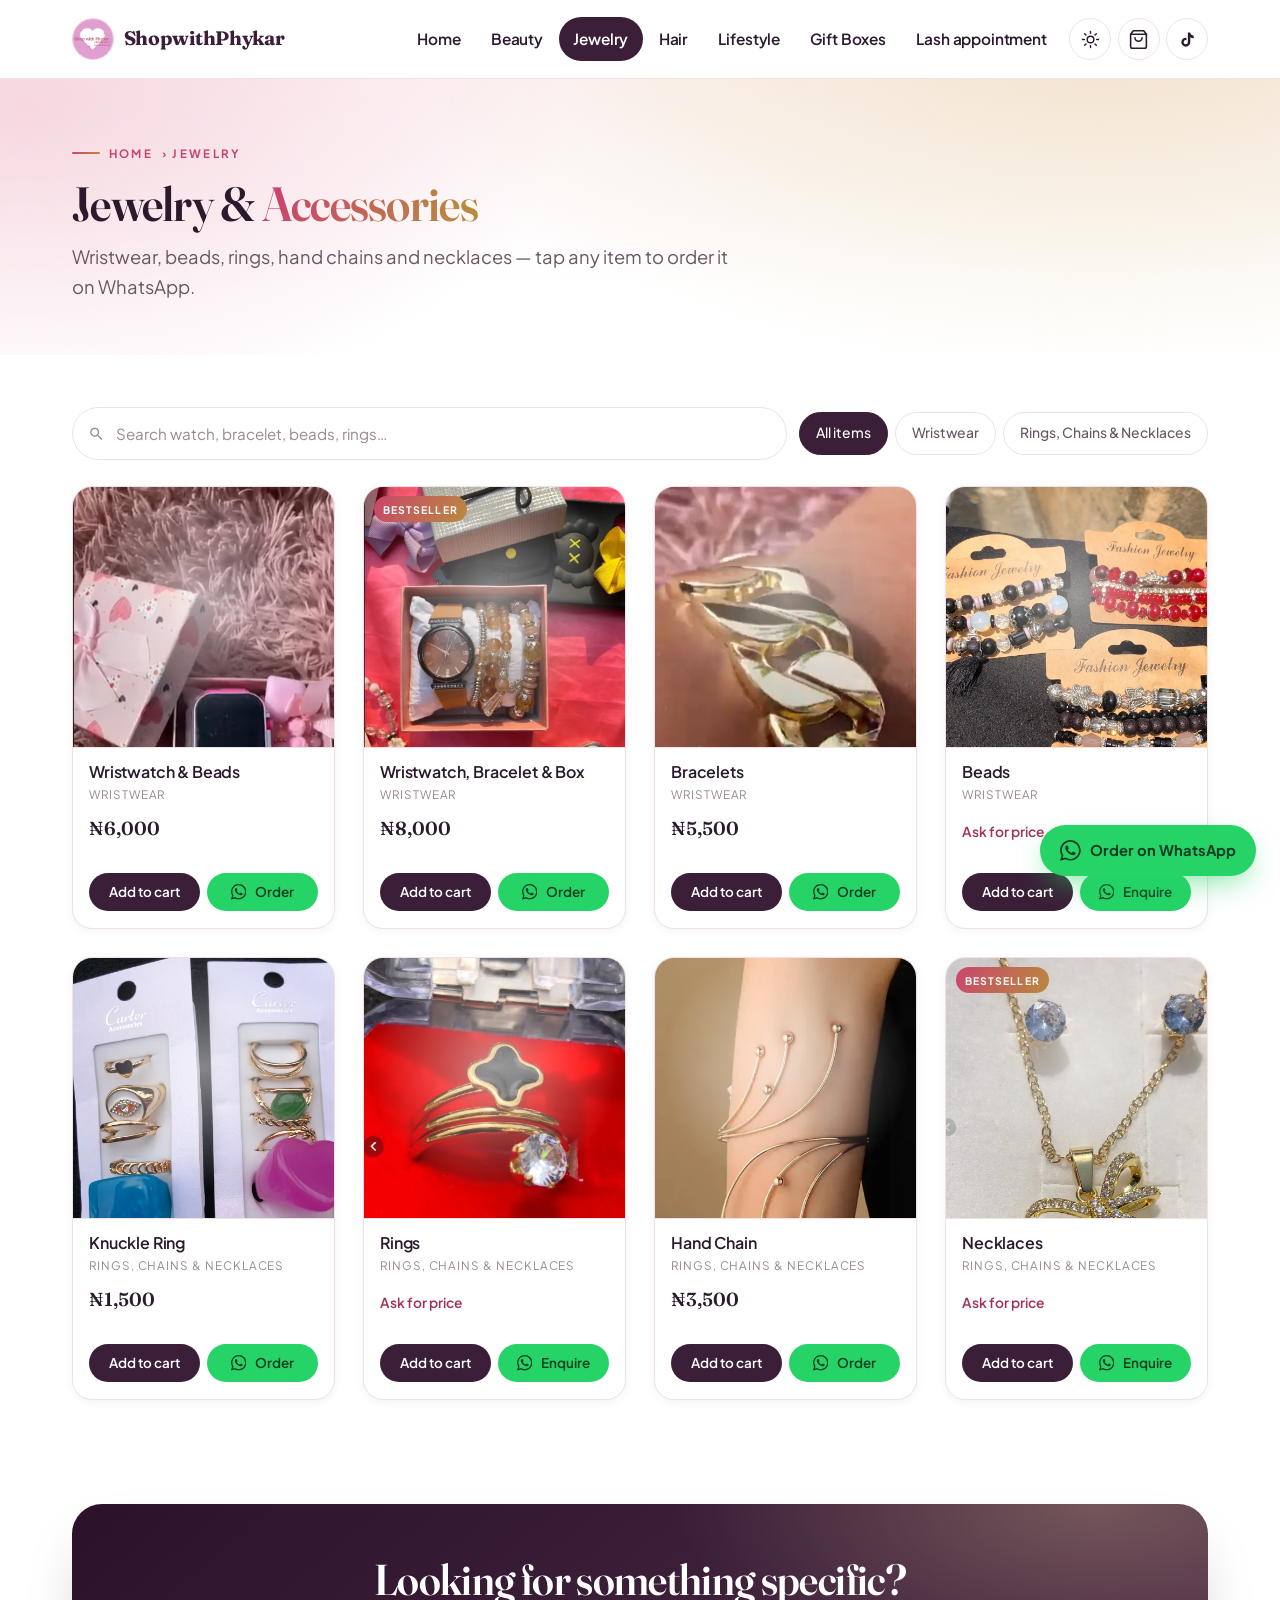
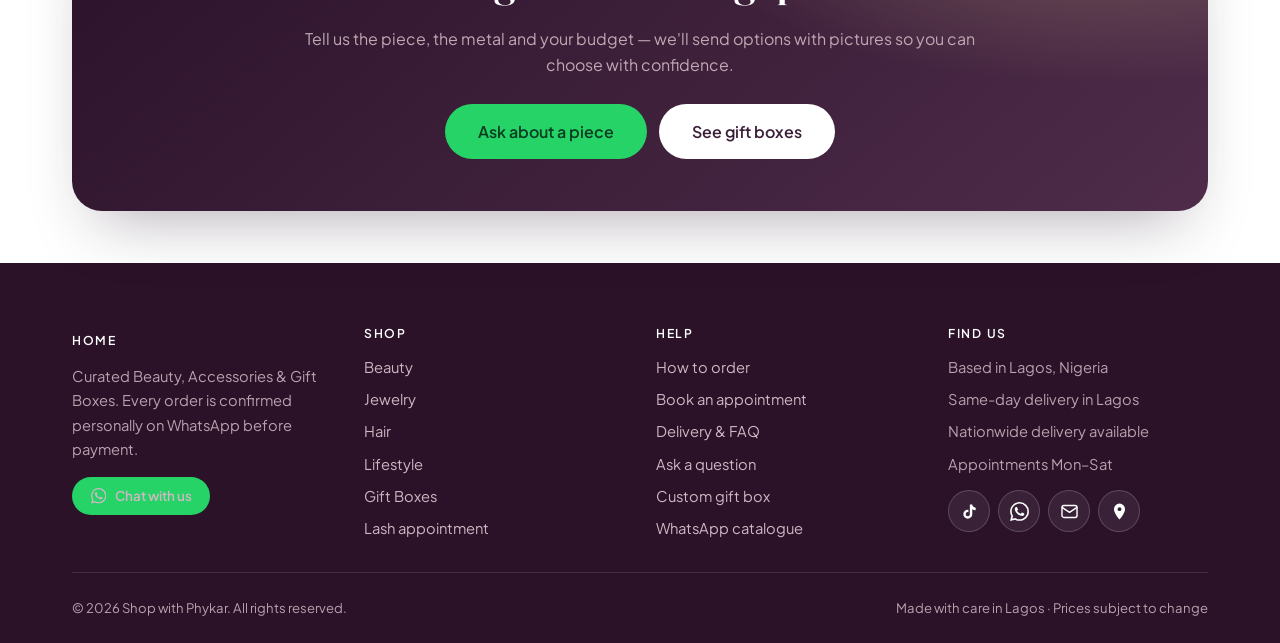
<file: jewelry.html>
<!DOCTYPE html>
<html lang="en">
<head>
<meta charset="utf-8">
<meta name="viewport" content="width=device-width, initial-scale=1">
<!-- Colour theme, resolved before first paint so dark mode never flashes light.
     Must stay inline and in <head>: app.js loads at the end of <body> and would
     be far too late. A stored choice wins over the OS preference, so turning
     dark mode off is not silently undone on the next visit. -->
<script>(function(){var d=document.documentElement,t="light";try{var s=localStorage.getItem("phykar.theme.v1");if(s==="dark"||s==="light"){t=s}else if(window.matchMedia&&matchMedia("(prefers-color-scheme: dark)").matches){t="dark"}}catch(e){}d.setAttribute("data-theme",t)})();</script>
<title>Jewelry &amp; Accessories | Shop with Phykar</title>
<meta name="description" content="Shop wristwatches, bracelets, beads, knuckle rings, rings, hand chains and necklaces. Real photos on request, orders confirmed on WhatsApp.">
<meta name="theme-color" content="#3b1f38">
<link rel="canonical" href="jewelry.html">
<meta property="og:title" content="Jewelry &amp; Accessories | Shop with Phykar">
<meta property="og:description" content="Wristwatches, bracelets, beads, rings, hand chains and necklaces — ordered in one tap on WhatsApp.">
<meta property="og:type" content="website">
<meta name="twitter:card" content="summary_large_image">
<link rel="icon" href="assets/img/logo.png" type="image/png" sizes="any">
<link rel="preconnect" href="https://fonts.googleapis.com">
<link rel="preconnect" href="https://fonts.gstatic.com" crossorigin>
<link href="https://fonts.googleapis.com/css2?family=Fraunces:opsz,wght@9..144,500;9..144,600;9..144,700&family=Plus+Jakarta+Sans:wght@400;500;600;700&display=swap" rel="stylesheet">
<link rel="stylesheet" href="assets/css/styles.css?v=20260930">
</head>

<body data-page="jewelry.html" data-category="jewelry">
<a class="skip-link" href="#main">Skip to content</a>

<header id="site-header"></header>

<main id="main">

  <section class="hero" style="padding-block:clamp(2.25rem,5vw,3.5rem) clamp(1.5rem,3vw,2.5rem)">
    <div class="wrap">
      <span class="eyebrow"><a href="index.html" style="color:inherit">Home</a> &rsaquo; Jewelry</span>
      <h1 style="font-size:clamp(1.9rem,4.6vw,3rem)">Jewelry &amp; <span class="accent">Accessories</span></h1>
      <p class="hero-lede" style="margin-bottom:.9rem">
        Wristwear, beads, rings, hand chains and necklaces — tap any item to order it on WhatsApp.
      </p>
    </div>
  </section>

  <section class="tight">
    <div class="wrap">

      <div class="toolbar">
        <div class="search">
          <svg class="ico" viewBox="0 0 24 24" fill="currentColor" aria-hidden="true"><path d="M15.5 14h-.79l-.28-.27a6.5 6.5 0 1 0-.7.7l.27.28v.79l5 4.99L20.49 19zm-6 0C7.01 14 5 11.99 5 9.5S7.01 5 9.5 5 14 7.01 14 9.5 11.99 14 9.5 14"/></svg>
          <label class="skip-link" for="search">Search products</label>
          <input id="search" type="search" placeholder="Search watch, bracelet, beads, rings…" autocomplete="off">
        </div>
        <div class="chips" id="filter-chips" role="group" aria-label="Filter by type"></div>
      </div>

      <div class="products" id="product-grid"></div>

    </div>
  </section>

  <section class="tight">
    <div class="wrap">
      <div class="cta">
        <h2>Looking for something specific?</h2>
        <p>Tell us the piece, the metal and your budget — we'll send options with pictures so you can choose with confidence.</p>
        <div class="cta-actions">
          <a class="btn btn-wa btn-lg" data-wa="Hi Phykar! I'm looking for a jewellery piece. My budget is ₦___ and I want something for ___." href="#">Ask about a piece</a>
          <a class="btn btn-onDark btn-lg" href="bundles.html">See gift boxes</a>
        </div>
      </div>
    </div>
  </section>

</main>

<footer id="site-footer"></footer>
<a id="wa-float" href="#"></a>

<script src="assets/js/data.js?v=20260930"></script>
<script src="assets/js/app.js?v=20260930"></script>
<script>
  (function () {
    var ready = setInterval(function () {
      if (!window.Phykar) return;
      clearInterval(ready);
      document.querySelectorAll("[data-wa]").forEach(function (a) {
        a.href = window.Phykar.waLink(a.getAttribute("data-wa"));
        a.target = "_blank";
        a.rel = "noopener";
      });
    }, 30);
  })();
</script>
</body>
</html>
</file>
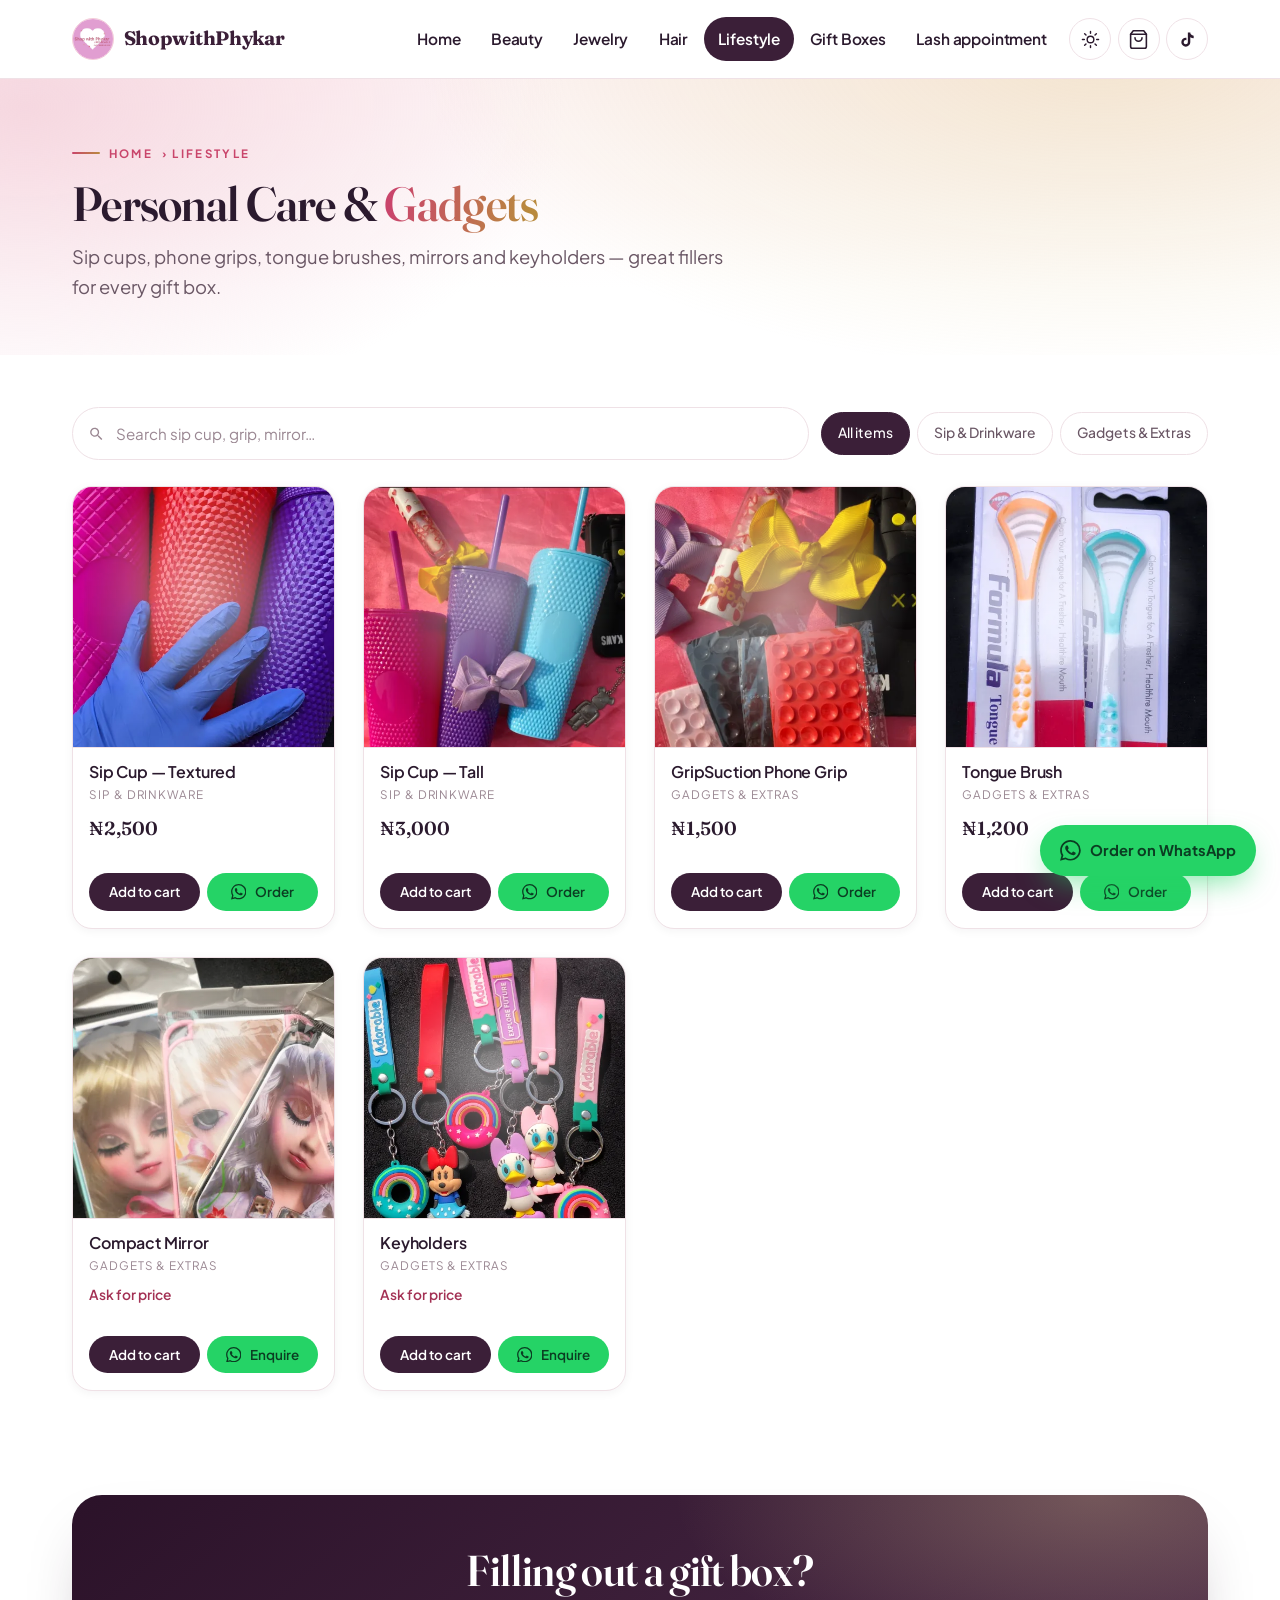
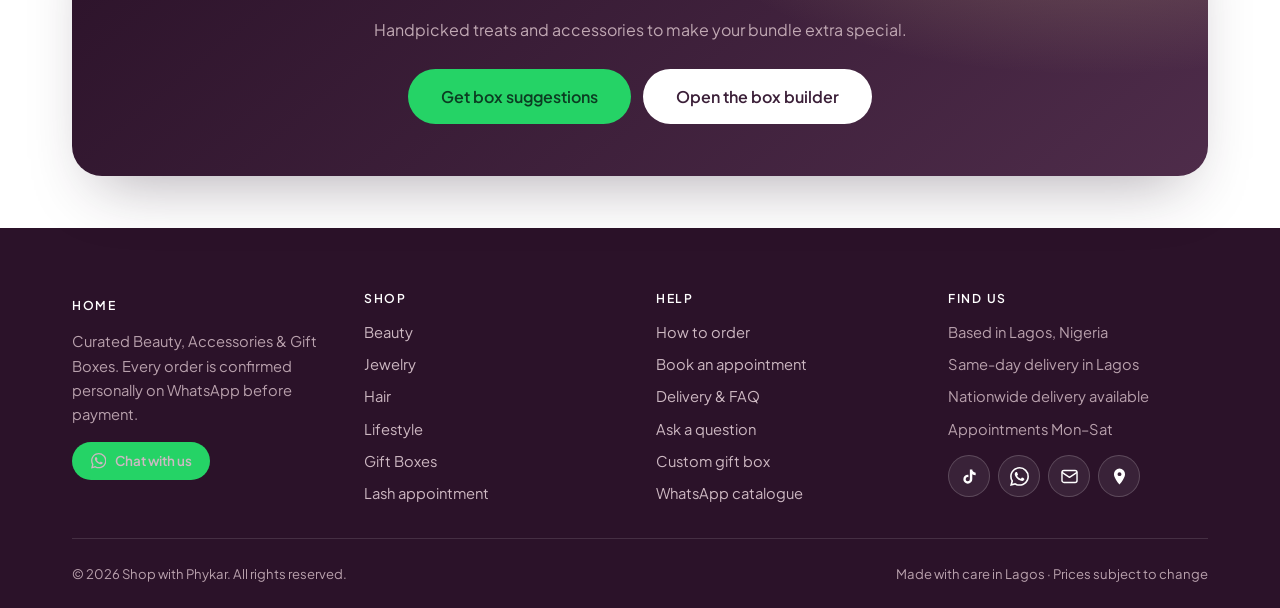
<file: lifestyle.html>
<!DOCTYPE html>
<html lang="en">
<head>
<meta charset="utf-8">
<meta name="viewport" content="width=device-width, initial-scale=1">
<!-- Colour theme, resolved before first paint so dark mode never flashes light.
     Must stay inline and in <head>: app.js loads at the end of <body> and would
     be far too late. A stored choice wins over the OS preference, so turning
     dark mode off is not silently undone on the next visit. -->
<script>(function(){var d=document.documentElement,t="light";try{var s=localStorage.getItem("phykar.theme.v1");if(s==="dark"||s==="light"){t=s}else if(window.matchMedia&&matchMedia("(prefers-color-scheme: dark)").matches){t="dark"}}catch(e){}d.setAttribute("data-theme",t)})();</script>
<title>Personal Care &amp; Gadgets | Shop with Phykar</title>
<meta name="description" content="Shop textured sip cups, tall sip cups, GripSuction phone grips, tongue brushes, compact mirrors and keyholders. Order on WhatsApp.">
<meta name="theme-color" content="#3b1f38">
<link rel="canonical" href="lifestyle.html">
<meta property="og:title" content="Personal Care &amp; Gadgets | Shop with Phykar">
<meta property="og:description" content="Sip cups, phone grips, tongue brushes, mirrors and keyholders — ordered in one tap on WhatsApp.">
<meta property="og:type" content="website">
<meta name="twitter:card" content="summary_large_image">
<link rel="icon" href="assets/img/logo.png" type="image/png" sizes="any">
<link rel="preconnect" href="https://fonts.googleapis.com">
<link rel="preconnect" href="https://fonts.gstatic.com" crossorigin>
<link href="https://fonts.googleapis.com/css2?family=Fraunces:opsz,wght@9..144,500;9..144,600;9..144,700&family=Plus+Jakarta+Sans:wght@400;500;600;700&display=swap" rel="stylesheet">
<link rel="stylesheet" href="assets/css/styles.css?v=20260930">
</head>

<body data-page="lifestyle.html" data-category="lifestyle">
<a class="skip-link" href="#main">Skip to content</a>

<header id="site-header"></header>

<main id="main">

  <section class="hero" style="padding-block:clamp(2.25rem,5vw,3.5rem) clamp(1.5rem,3vw,2.5rem)">
    <div class="wrap">
      <span class="eyebrow"><a href="index.html" style="color:inherit">Home</a> &rsaquo; Lifestyle</span>
      <h1 style="font-size:clamp(1.9rem,4.6vw,3rem)">Personal Care &amp; <span class="accent">Gadgets</span></h1>
      <p class="hero-lede" style="margin-bottom:.9rem">
        Sip cups, phone grips, tongue brushes, mirrors and keyholders — great fillers for every gift box.
      </p>
    </div>
  </section>

  <section class="tight">
    <div class="wrap">

      <div class="toolbar">
        <div class="search">
          <svg class="ico" viewBox="0 0 24 24" fill="currentColor" aria-hidden="true"><path d="M15.5 14h-.79l-.28-.27a6.5 6.5 0 1 0-.7.7l.27.28v.79l5 4.99L20.49 19zm-6 0C7.01 14 5 11.99 5 9.5S7.01 5 9.5 5 14 7.01 14 9.5 11.99 14 9.5 14"/></svg>
          <label class="skip-link" for="search">Search products</label>
          <input id="search" type="search" placeholder="Search sip cup, grip, mirror…" autocomplete="off">
        </div>
        <div class="chips" id="filter-chips" role="group" aria-label="Filter by type"></div>
      </div>

      <div class="products" id="product-grid"></div>

    </div>
  </section>

  <section class="tight">
    <div class="wrap">
      <div class="cta">
        <h2>Filling out a gift box?</h2>
        <p>Handpicked treats and accessories to make your bundle extra special.</p>
        <div class="cta-actions">
          <a class="btn btn-wa btn-lg" data-wa="Hi Phykar! I'm building a gift box and need help picking the right fillers for my budget of ₦___." href="#">Get box suggestions</a>
          <a class="btn btn-onDark btn-lg" href="bundles.html#builder">Open the box builder</a>
        </div>
      </div>
    </div>
  </section>

</main>

<footer id="site-footer"></footer>
<a id="wa-float" href="#"></a>

<script src="assets/js/data.js?v=20260930"></script>
<script src="assets/js/app.js?v=20260930"></script>
<script>
  (function () {
    var ready = setInterval(function () {
      if (!window.Phykar) return;
      clearInterval(ready);
      document.querySelectorAll("[data-wa]").forEach(function (a) {
        a.href = window.Phykar.waLink(a.getAttribute("data-wa"));
        a.target = "_blank";
        a.rel = "noopener";
      });
    }, 30);
  })();
</script>
</body>
</html>
</file>
<file: assets/css/styles.css>
/* ==========================================================================
   Shop with Phykar — Design System
   One stylesheet for every page. Mobile-first, no build step.
   1. Tokens      5. Header/nav      9.  Bundles
   2. Reset       6. Hero            10. Box builder
   3. Layout      7. Cards           11. Appointments
   4. Buttons     8. Products        12. Footer, float, motion
   ========================================================================== */

/* --------------------------------------------------------------------------
   1. Tokens
   -------------------------------------------------------------------------- */
:root {
  /* Brand */
  --plum:        #3b1f38;
  --plum-deep:   #2b1229;
  --plum-soft:   #4e2c4a;
  --rose:        #c9456b;
  --rose-deep:   #a33154;
  --rose-light:  #f3cbd7;
  --blush:       #fdf4f5;
  --blush-2:     #f7e5ea;
  --gold:        #b98a3e;
  --gold-light:  #e4cd97;
  --cream:       #fcf8f3;

  /* Neutrals */
  --ink:         #2b1a2e;
  --body:        #6a5765;
  --muted:       #9a8792;
  --line:        #efe1e6;
  --surface:     #ffffff;

  /* Semantic */
  --wa:          #25d366;
  --wa-deep:     #1da851;
  --wa-ink:      #0b3d22;
  --tt:          #111111;
  --tt-pink:     #fe2c55;
  --tt-cyan:     #25f4ee;

  /* Type */
  --font-display: "Fraunces", Georgia, "Times New Roman", serif;
  --font-body:    "Plus Jakarta Sans", -apple-system, BlinkMacSystemFont, "Segoe UI", Roboto, Helvetica, Arial, sans-serif;

  /* Space + shape */
  --wrap: 1200px;
  --gap: clamp(1rem, 2.4vw, 1.75rem);
  --radius-sm: 12px;
  --radius: 20px;
  --radius-lg: 30px;
  --shadow-sm: 0 2px 10px rgba(43, 26, 46, .05);
  --shadow: 0 12px 32px -14px rgba(43, 26, 46, .22);
  --shadow-lg: 0 30px 64px -26px rgba(43, 26, 46, .38);
  --ring: 0 0 0 3px rgba(201, 69, 107, .26);

  /* Semantic surface tokens. Kept separate from the raw palette so dark mode
     only has to re-point these instead of hunting down hardcoded colours. */
  --page:      #ffffff;                /* page canvas, distinct from card --surface */
  --glass:     rgba(255, 255, 255, .9);/* sticky header backdrop */
  --rose-text: #c9456b;                /* rose used as text, not as a fill */
  --pick-on:   #fff5f7;                /* selected service / bundle pick */
  --art-glow:  rgba(255, 255, 255, .5);/* sheen over product art */
  --chip-bg:   rgba(255, 255, 255, .94);/* floating chip over a photo */
  --chip-ink:  #2b1a2e;                /* text on that chip */
  --chip-line: #efe1e6;                /* border on that chip */

  color-scheme: light;
}

/* --------------------------------------------------------------------------
   1b. Dark mode

   Only the semantic tokens above change. Every component in this file paints
   from tokens, so nothing else needs a dark-specific rule. `html[...]` beats
   `:root` on specificity so no !important is needed anywhere.
   -------------------------------------------------------------------------- */
html[data-theme="dark"] {
  color-scheme: dark;

  --page:      #150d16;
  --surface:   #221629;
  --blush:     #2b1c30;
  --blush-2:   #332034;
  --cream:     #1e1420;

  --ink:       #f7edf2;
  --body:      #d9c7d2;
  --muted:     #a9929f;
  --line:      #3a2a3d;

  --plum:      #4a2745;
  --plum-soft: #5a3053;
  --gold:      #d3a355;

  /* Links and rose-coloured text need lifting to stay legible on a dark
     canvas; rose used as a fill stays put so white-on-rose keeps its ratio. */
  --rose-deep: #f0a0ba;
  --rose-text: #e5809f;
  --rose-light:#7a4a5f;

  --glass:     rgba(21, 13, 22, .82);
  --pick-on:   rgba(201, 69, 107, .2);
  --art-glow:  rgba(255, 255, 255, .06);
  /* A chip that stays white would put near-white text on a near-white pill,
     so it flips to a dark translucent one and the ink flips with it. */
  --chip-bg:   rgba(21, 13, 22, .78);
  --chip-ink:  #f7edf2;
  --chip-line: #3a2a3d;

  /* Dark surfaces rely on borders more than shadows, so deepen rather than
     soften them. */
  --shadow-sm: 0 2px 10px rgba(0, 0, 0, .45);
  --shadow:    0 12px 32px -14px rgba(0, 0, 0, .65);
  --shadow-lg: 0 30px 64px -26px rgba(0, 0, 0, .8);
  --ring:      0 0 0 3px rgba(201, 69, 107, .5);
}

/* --------------------------------------------------------------------------
   2. Reset + base
   -------------------------------------------------------------------------- */
*, *::before, *::after { box-sizing: border-box; }

html { -webkit-text-size-adjust: 100%; scroll-behavior: smooth; }

body {
  margin: 0;
  background: var(--page);
  color: var(--body);
  font-family: var(--font-body);
  font-size: 1rem;
  line-height: 1.65;
  -webkit-font-smoothing: antialiased;
  overflow-x: hidden;
}

img, svg, picture { max-width: 100%; display: block; }
button, input, select, textarea { font: inherit; color: inherit; }
a { color: var(--rose-deep); text-decoration: none; }
a:hover { text-decoration: underline; }

h1, h2, h3, h4 {
  font-family: var(--font-display);
  color: var(--ink);
  line-height: 1.12;
  margin: 0 0 .5em;
  font-weight: 600;
  letter-spacing: -.015em;
  font-variation-settings: "opsz" 96, "SOFT" 0, "WONK" 0;
}
h1 { font-size: clamp(2.3rem, 6vw, 4.1rem); }
h2 { font-size: clamp(1.75rem, 4vw, 2.7rem); }
h3 { font-size: clamp(1.1rem, 2.2vw, 1.4rem); }
p  { margin: 0 0 1rem; }
strong { color: var(--ink); font-weight: 600; }

:focus-visible { outline: none; box-shadow: var(--ring); border-radius: 8px; }

.skip-link {
  position: absolute;
  left: -9999px;
  top: 0;
  z-index: 200;
  background: var(--plum);
  color: #fff;
  padding: .75rem 1.25rem;
  border-radius: 0 0 var(--radius-sm) 0;
}
.skip-link:focus { left: 0; }

/* --------------------------------------------------------------------------
   3. Layout
   -------------------------------------------------------------------------- */
.wrap {
  width: 100%;
  max-width: var(--wrap);
  margin-inline: auto;
  padding-inline: clamp(1.1rem, 4vw, 2rem);
}

section { padding-block: clamp(3rem, 7vw, 5.5rem); }
section.tight { padding-block: clamp(2rem, 4.5vw, 3.25rem); }

.section-head { max-width: 62ch; margin-bottom: clamp(1.75rem, 4vw, 3rem); }
.section-head.center { margin-inline: auto; text-align: center; }
.section-head p { color: var(--muted); font-size: 1.05rem; margin-bottom: 0; }

.eyebrow {
  display: inline-flex;
  align-items: center;
  gap: .55rem;
  font-size: .72rem;
  font-weight: 700;
  letter-spacing: .2em;
  text-transform: uppercase;
  color: var(--rose-text);
  margin-bottom: .9rem;
}
.eyebrow::before {
  content: "";
  width: 28px;
  height: 2px;
  border-radius: 2px;
  background: linear-gradient(90deg, var(--rose), var(--gold));
}
.section-head.center .eyebrow::before { display: none; }

.bg-blush { background: var(--blush); }
.bg-cream { background: var(--cream); }
.bg-plum  { background: var(--plum); color: #e6d5dd; }
.bg-plum h2, .bg-plum h3 { color: #fff; }
.bg-plum .section-head p { color: #c0a8b3; }

/* --------------------------------------------------------------------------
   4. Buttons
   -------------------------------------------------------------------------- */
.btn {
  --btn-bg: var(--rose);
  --btn-fg: #fff;
  display: inline-flex;
  align-items: center;
  justify-content: center;
  gap: .55rem;
  padding: .85rem 1.6rem;
  border: 1px solid transparent;
  border-radius: 999px;
  background: var(--btn-bg);
  color: var(--btn-fg);
  font-size: .93rem;
  font-weight: 600;
  line-height: 1.2;
  text-align: center;
  cursor: pointer;
  transition: transform .18s ease, box-shadow .18s ease, background .18s ease, color .18s ease;
  text-decoration: none;
}
.btn:hover { text-decoration: none; transform: translateY(-2px); }
.btn:active { transform: translateY(0); }

.btn-wa    { --btn-bg: var(--wa);    --btn-fg: var(--wa-ink); }
.btn-wa:hover { --btn-bg: var(--wa-deep); --btn-fg: #fff; }
.btn-dark   { --btn-bg: var(--plum); }
.btn-dark:hover { --btn-bg: var(--plum-soft); }
.btn-ghost  {
  --btn-bg: transparent;
  --btn-fg: var(--ink);
  border-color: var(--line);
  box-shadow: var(--shadow-sm);
}
.btn-ghost:hover { border-color: var(--rose); color: var(--rose-deep); }
.btn-onDark { --btn-bg: #fff; --btn-fg: var(--plum); }
.btn-onDark:hover { --btn-bg: var(--cream); }
.btn-tt     { --btn-bg: var(--tt); --btn-fg: #fff; }
.btn-tt:hover { --btn-bg: #2a2a2a; }
.btn-lg  { padding: 1.05rem 2rem; font-size: 1rem; }
.btn-sm  { padding: .6rem 1.1rem; font-size: .84rem; }
.btn-block { width: 100%; }
.btn[disabled], .btn[aria-disabled="true"] { opacity: .45; pointer-events: none; }
.btn .ico { width: 1.15em; height: 1.15em; flex: none; }

.link-arrow {
  display: inline-flex;
  align-items: center;
  gap: .4rem;
  font-weight: 600;
  color: var(--rose-deep);
}
.link-arrow .ico { width: 1em; height: 1em; transition: transform .18s ease; }
.link-arrow:hover .ico { transform: translateX(4px); }

/* --------------------------------------------------------------------------
   5. Header / nav — brand left, links + cart + TikTok right
   -------------------------------------------------------------------------- */
.site-header {
  position: sticky;
  top: 0;
  z-index: 90;
  background: var(--glass);
  backdrop-filter: blur(16px);
  -webkit-backdrop-filter: blur(16px);
  border-bottom: 1px solid var(--line);
  transition: box-shadow .2s ease;
}
.site-header.scrolled { box-shadow: var(--shadow-sm); }

.nav {
  display: flex;
  align-items: center;
  gap: .5rem;
  min-height: 78px;
  padding-block: .6rem;
}

/* Brand lockup, far left: circular logo beside the wordmark. The auto right
   margin is what pushes the nav links, cart and TikTok across to the right. */
.brand {
  display: inline-flex;
  align-items: center;
  gap: .6rem;
  margin-right: auto;
  min-width: 0;
  text-decoration: none;
  color: var(--plum);
}
.brand:hover { text-decoration: none; }
.brand-mark {
  flex: none;
  display: grid;
  place-items: center;
  width: 42px;
  height: 42px;
  padding: 0;
  border-radius: 50%;
  border: 1.5px solid var(--rose-light);
  background: linear-gradient(135deg, var(--rose) 0%, var(--gold) 100%);
  overflow: hidden;
}
.brand-mark img { display: block; width: 100%; height: 100%; object-fit: cover; }
.brand-name {
  font-family: var(--font-display);
  font-size: 1.22rem;
  font-weight: 700;
  letter-spacing: -.015em;
  line-height: 1.1;
  color: var(--plum);
  white-space: nowrap;
  transition: color .18s ease;
}
.brand:hover .brand-name { color: var(--rose-deep); }
.brand:focus-visible { outline: 2px solid var(--rose); outline-offset: 4px; border-radius: 999px; }

.nav-links { display: flex; align-items: center; gap: .1rem; list-style: none; margin: 0; padding: 0; }
.nav-links a {
  display: block;
  padding: .6rem .9rem;
  border-radius: 999px;
  color: var(--ink);
  font-size: .96rem;
  font-weight: 600;
  letter-spacing: -.01em;
  white-space: nowrap;
  transition: background .18s ease, color .18s ease;
}
.nav-links a:hover { background: var(--blush-2); color: var(--rose-deep); text-decoration: none; }
.nav-links a[aria-current="page"] { background: var(--plum); color: #fff; }

/* Footer "Home" link, in place of the old wordmark tile.
   Its typography comes from the shared .site-footer h4 rule further down, so it
   always matches the Shop / Help / Find us headings. */
.foot-home {
  display: inline-block;
  color: #fff !important;
  text-decoration: none;
}
.foot-home:hover { color: var(--rose-light, #f3c6d3) !important; text-decoration: underline; text-underline-offset: 4px; }
.site-footer .foot-home:focus-visible { outline: 2px solid #fff; outline-offset: 4px; border-radius: 4px; }

.nav-actions { display: flex; align-items: center; gap: .4rem; }

.icon-btn {
  display: inline-grid;
  place-items: center;
  width: 42px;
  height: 42px;
  border-radius: 50%;
  border: 1px solid var(--line);
  background: var(--surface);
  color: var(--ink);
  transition: transform .18s ease, border-color .18s ease, background .18s ease;
}
.icon-btn:hover { text-decoration: none; transform: translateY(-2px); border-color: var(--rose-light); background: var(--blush); }
.icon-btn .ico { width: 19px; height: 19px; }
.icon-btn.tt:hover { background: var(--tt); border-color: var(--tt); color: #fff; }

/* Dark mode toggle. Only one of the two glyphs is ever mounted, and the sun
   means "switch to light", the moon means "switch to dark". */
.theme-toggle .ico-moon { display: none; }
html[data-theme="dark"] .theme-toggle .ico-sun { display: none; }
html[data-theme="dark"] .theme-toggle .ico-moon { display: block; }

.nav-toggle {
  display: none;
  width: 44px;
  height: 44px;
  padding: 0;
  border: 1px solid var(--line);
  border-radius: 14px;
  background: var(--surface);
  cursor: pointer;
}
.nav-toggle span {
  display: block;
  width: 19px;
  height: 2px;
  margin: 3.5px auto;
  border-radius: 2px;
  background: var(--ink);
  transition: transform .25s ease, opacity .2s ease;
}
.nav-toggle[aria-expanded="true"] span:nth-child(1) { transform: translateY(5.5px) rotate(45deg); }
.nav-toggle[aria-expanded="true"] span:nth-child(2) { opacity: 0; }
.nav-toggle[aria-expanded="true"] span:nth-child(3) { transform: translateY(-5.5px) rotate(-45deg); }

/* Mobile: burger left, actions right, links in the drawer */
@media (max-width: 1000px) {
  .nav { min-height: 70px; }
  .nav-toggle { display: block; }
  .desktop-only { display: none !important; }

  .nav-menu {
    position: fixed;
    inset: 70px 0 auto 0;
    background: var(--surface);
    border-bottom: 1px solid var(--line);
    box-shadow: var(--shadow);
    padding: .5rem clamp(1.1rem, 4vw, 2rem) 1.5rem;
    display: none;
    max-height: calc(100dvh - 70px);
    overflow-y: auto;
  }
  .nav-menu.open { display: block; }
  .nav-links { flex-direction: column; align-items: stretch; gap: .2rem; }
  .nav-links a {
    padding: 1rem 1.1rem;
    border-radius: 14px;
    font-size: 1.12rem;
    font-weight: 600;
    border-bottom: 1px solid var(--line);
  }
  .nav-links li:last-child a { border-bottom: 0; }
  .nav-menu .btn { margin-top: .9rem; }
}
@media (min-width: 1001px) {
  /* the drawer is mobile-only: never render its links alongside the desktop bar */
  .nav-menu { display: none; }
}

/* Narrow phones: shrink the lockup so the burger, theme toggle and cart still
   fit on the row. */
@media (max-width: 460px) {
  .brand { gap: .45rem; }
  .brand-mark { width: 36px; height: 36px; }
  .brand-name { font-size: 1.02rem; }
}

/* The mobile row is: lockup | burger | theme toggle + cart + TikTok. Once
   TikTok is dropped there is room to 380px, so it goes first — it is still in
   the social row of the footer on every page. */
@media (max-width: 430px) {
  .nav-actions .tt { display: none; }
}

/* Below that the wordmark no longer fits beside the burger and two buttons.
   Drop the text and keep the circular mark; .brand's aria-label still carries
   the full name, so the link is still named for screen readers. */
@media (max-width: 380px) {
  .brand-name { display: none; }
}

/* 1001-1200px: the tightest part of the desktop bar. The lockup shares the row
   with all seven links — the last one, "Lash appointment", is by far the
   longest — plus three action buttons. Trim the wordmark, the link type and the
   buttons across this band; wider than 1200px there is room at full size. */
@media (min-width: 1001px) and (max-width: 1200px) {
  .brand-name { font-size: 1.05rem; }
  .nav-links a { font-size: .9rem; padding-inline: .6rem; }
  .nav-actions .icon-btn { width: 40px; height: 40px; }
}

/* --------------------------------------------------------------------------
   6. Hero
   -------------------------------------------------------------------------- */
.hero {
  position: relative;
  overflow: hidden;
  background:
    radial-gradient(1100px 520px at 86% -10%, rgba(228, 205, 151, .4), transparent 62%),
    radial-gradient(900px 520px at 2% 10%, rgba(243, 203, 215, .7), transparent 60%),
    linear-gradient(180deg, var(--blush), var(--page) 76%);
  padding-block: clamp(2.5rem, 7vw, 5.5rem) clamp(2.5rem, 6vw, 4.5rem);
}
.hero-grid { display: grid; gap: clamp(2rem, 5vw, 3.5rem); align-items: center; grid-template-columns: 1fr; }
@media (min-width: 940px) { .hero-grid { grid-template-columns: 1.02fr .98fr; } }

.hero h1 { margin-bottom: .7rem; }
.hero h1 .accent {
  background: linear-gradient(100deg, var(--rose) 8%, var(--gold) 92%);
  -webkit-background-clip: text;
  background-clip: text;
  color: transparent;
}
.hero-lede { font-size: clamp(1.02rem, 2vw, 1.15rem); max-width: 52ch; color: var(--body); }
.hero-actions { display: flex; flex-wrap: wrap; gap: .7rem; margin: 1.5rem 0 0; }

.hero-meta {
  display: flex;
  flex-wrap: wrap;
  gap: .4rem 1.4rem;
  font-size: .88rem;
  color: var(--muted);
  margin-top: 1.8rem;
  padding-top: 1.4rem;
  border-top: 1px solid var(--line);
}

/* Brand portrait */
.hero-portrait { position: relative; }
.portrait-frame {
  position: relative;
  border-radius: 220px 220px var(--radius-lg) var(--radius-lg);
  overflow: hidden;
  box-shadow: var(--shadow-lg);
  background: linear-gradient(160deg, var(--blush-2), var(--rose-light));
  aspect-ratio: 3 / 3.7;
  max-width: 440px;
  margin-inline: auto;
}
.portrait-frame img { width: 100%; height: 100%; object-fit: cover; object-position: center 22%; }
.portrait-ring {
  position: absolute;
  inset: -14px -14px auto -14px;
  height: 46%;
  border: 2px solid var(--gold);
  border-radius: 220px 220px 0 0 / 180px 180px 0 0;
  pointer-events: none;
  opacity: .55;
}
.portrait-tag {
  position: absolute;
  left: 50%;
  bottom: 1.35rem;
  transform: translateX(-50%);
  background: var(--chip-bg);
  backdrop-filter: blur(8px);
  border: 1px solid var(--chip-line);
  border-radius: 999px;
  padding: .55rem 1.1rem;
  font-size: .82rem;
  font-weight: 600;
  color: var(--chip-ink);
  white-space: nowrap;
  box-shadow: var(--shadow-sm);
}
@media (max-width: 940px) { .portrait-frame { max-width: 340px; } }

/* --------------------------------------------------------------------------
   7. Cards
   -------------------------------------------------------------------------- */
.grid { display: grid; gap: var(--gap); }
.grid-2 { grid-template-columns: repeat(auto-fit, minmax(min(100%, 300px), 1fr)); }
.grid-3 { grid-template-columns: repeat(auto-fit, minmax(min(100%, 280px), 1fr)); }
.grid-4 { grid-template-columns: repeat(auto-fit, minmax(min(100%, 230px), 1fr)); }

.card {
  position: relative;
  display: flex;
  flex-direction: column;
  background: var(--surface);
  border: 1px solid var(--line);
  border-radius: var(--radius);
  padding: 1.5rem;
  box-shadow: var(--shadow-sm);
  transition: transform .22s ease, box-shadow .22s ease, border-color .22s ease;
}
.card:hover { transform: translateY(-5px); box-shadow: var(--shadow); border-color: var(--rose-light); }
.card h3 { margin-bottom: .4rem; }
.card p  { color: var(--muted); font-size: .95rem; }

.card-icon {
  width: 50px;
  height: 50px;
  border-radius: 15px;
  display: grid;
  place-items: center;
  font-size: 1.45rem;
  margin-bottom: 1rem;
  background: linear-gradient(140deg, var(--blush-2), var(--rose-light));
  border: 1px solid var(--line);
}
.card-foot {
  margin-top: auto;
  padding-top: 1.1rem;
  display: flex;
  align-items: center;
  justify-content: space-between;
  gap: .75rem;
  font-size: .88rem;
  font-weight: 600;
  color: var(--rose-deep);
}

/* Category cards — large, image-forward, the main navigation on the home page */
.cat-grid { grid-template-columns: repeat(auto-fit, minmax(min(100%, 280px), 1fr)); gap: clamp(1.1rem, 2.2vw, 1.6rem); }
.cat-card {
  display: block;
  padding: 0;
  overflow: hidden;
  border-radius: var(--radius-lg);
  background: var(--surface);
  border: 1px solid var(--line);
  box-shadow: var(--shadow-sm);
  transition: transform .24s ease, box-shadow .24s ease, border-color .24s ease;
}
.cat-card:hover { transform: translateY(-7px); box-shadow: var(--shadow-lg); border-color: var(--rose-light); text-decoration: none; }
.cat-art {
  aspect-ratio: 4 / 3;
  display: grid;
  place-items: center;
  font-size: clamp(3rem, 8vw, 4.2rem);
  background: linear-gradient(150deg, var(--blush-2), var(--rose-light));
  border-bottom: 1px solid var(--line);
  transition: background .24s ease;
}
.cat-card:hover .cat-art { background: linear-gradient(150deg, var(--rose-light), var(--gold-light)); }
.cat-body { padding: 1.5rem 1.6rem 1.7rem; }
.cat-body h3 { font-size: 1.35rem; margin-bottom: .4rem; }
.cat-body p { color: var(--muted); font-size: .95rem; margin-bottom: 0; }
.cat-arrow {
  display: inline-flex;
  align-items: center;
  gap: .4rem;
  margin-top: 1.1rem;
  font-weight: 600;
  font-size: .95rem;
  color: var(--rose-deep);
}
.cat-arrow .ico { width: 1em; height: 1em; transition: transform .18s ease; }
.cat-card:hover .cat-arrow .ico { transform: translateX(4px); }

.step-num {
  font-family: var(--font-display);
  font-size: 2.5rem;
  line-height: 1;
  color: var(--rose-light);
  margin-bottom: .4rem;
}

/* CTA strip directly beneath the gift tiers */
.under-cta {
  display: flex;
  flex-wrap: wrap;
  align-items: center;
  justify-content: space-between;
  gap: 1.25rem 2rem;
  margin-top: clamp(2rem, 4vw, 3rem);
  padding: clamp(1.5rem, 3vw, 2.25rem);
  background: var(--blush);
  border: 1px solid var(--line);
  border-radius: var(--radius-lg);
}
.under-cta p { margin: 0; color: var(--muted); max-width: 52ch; }

/* Compact service strip */
.svc-strip { display: grid; gap: .8rem; grid-template-columns: repeat(auto-fit, minmax(min(100%, 210px), 1fr)); }
.svc-item {
  display: flex;
  align-items: center;
  gap: .85rem;
  background: var(--surface);
  border: 1px solid var(--line);
  border-radius: var(--radius);
  padding: 1rem 1.15rem;
  box-shadow: var(--shadow-sm);
  transition: transform .2s ease, box-shadow .2s ease, border-color .2s ease;
}
.svc-item:hover { transform: translateY(-3px); box-shadow: var(--shadow); border-color: var(--rose-light); text-decoration: none; }
.svc-item .ico-face { font-size: 1.7rem; line-height: 1; flex: none; }
.svc-item b { display: block; color: var(--ink); font-size: .98rem; font-weight: 600; line-height: 1.3; }
.svc-item span { font-size: .82rem; color: var(--muted); }

/* --------------------------------------------------------------------------
   8. Products
   -------------------------------------------------------------------------- */
.toolbar { display: flex; flex-wrap: wrap; align-items: center; gap: .75rem; margin-bottom: 1.6rem; }
.search { position: relative; flex: 1 1 240px; min-width: 0; }
.search input {
  width: 100%;
  padding: .8rem 1rem .8rem 2.7rem;
  border: 1px solid var(--line);
  border-radius: 999px;
  background: var(--surface);
  font-size: .95rem;
}
.search input::placeholder { color: var(--muted); }
.search:focus-within { border-color: var(--rose); }
.search .ico { position: absolute; left: 1rem; top: 50%; transform: translateY(-50%); width: 1.05rem; height: 1.05rem; color: var(--muted); pointer-events: none; }

.chips { display: flex; flex-wrap: wrap; gap: .45rem; }
.chip {
  border: 1px solid var(--line);
  background: var(--surface);
  color: var(--body);
  border-radius: 999px;
  padding: .55rem 1rem;
  font-size: .87rem;
  font-weight: 500;
  cursor: pointer;
  transition: all .18s ease;
}
.chip:hover { border-color: var(--rose-light); color: var(--rose-deep); }
.chip[aria-pressed="true"] { background: var(--plum); border-color: var(--plum); color: #fff; }

.products { display: grid; gap: var(--gap); grid-template-columns: repeat(auto-fill, minmax(min(100%, 220px), 1fr)); }

.product {
  display: flex;
  flex-direction: column;
  background: var(--surface);
  border: 1px solid var(--line);
  border-radius: var(--radius);
  overflow: hidden;
  box-shadow: var(--shadow-sm);
  transition: transform .2s ease, box-shadow .2s ease, border-color .2s ease;
}
.product:hover { transform: translateY(-4px); box-shadow: var(--shadow); border-color: var(--rose-light); }

.product-art {
  position: relative;
  aspect-ratio: 1 / 1;
  display: grid;
  place-items: center;
  font-size: 3.2rem;
  background: linear-gradient(150deg, var(--blush-2), var(--surface));
  border-bottom: 1px solid var(--line);
  overflow: hidden;
}
.product-art img { width: 100%; height: 100%; object-fit: cover; }
.product-art::after {
  content: "";
  position: absolute;
  inset: 0;
  background: radial-gradient(circle at 50% 42%, var(--art-glow), transparent 62%);
  pointer-events: none;
}
.product-tag {
  position: absolute;
  top: .6rem;
  left: .6rem;
  z-index: 2;
  background: rgba(43, 26, 46, .88);
  color: #fff;
  font-size: .65rem;
  font-weight: 700;
  letter-spacing: .1em;
  text-transform: uppercase;
  padding: .28rem .6rem;
  border-radius: 999px;
}
.product-tag.bestseller { background: linear-gradient(120deg, var(--rose), var(--gold)); }

.product-body { padding: .95rem 1rem 1.05rem; display: flex; flex-direction: column; flex: 1; }
.product-body h3 { font-size: 1rem; margin-bottom: .25rem; font-family: var(--font-body); font-weight: 600; letter-spacing: -.01em; }
.product-cat { font-size: .73rem; color: var(--muted); text-transform: uppercase; letter-spacing: .08em; margin-bottom: .55rem; }

.price {
  font-family: var(--font-display);
  font-size: 1.18rem;
  font-weight: 600;
  color: var(--ink);
  margin-top: auto;
  display: flex;
  align-items: baseline;
  gap: .35rem;
  flex-wrap: wrap;
}
.price small { font-family: var(--font-body); font-size: .72rem; font-weight: 500; color: var(--muted); }
.price.is-dm { font-family: var(--font-body); font-size: .86rem; font-weight: 600; color: var(--rose-deep); }

.product-actions { display: flex; gap: .45rem; margin-top: .85rem; }
.product-actions .btn { flex: 1; }

.empty {
  grid-column: 1 / -1;
  text-align: center;
  padding: 3rem 1rem;
  color: var(--muted);
  border: 1px dashed var(--line);
  border-radius: var(--radius);
  background: var(--blush);
}

/* --------------------------------------------------------------------------
   9. Bundles
   -------------------------------------------------------------------------- */
.tier-grid { grid-template-columns: repeat(auto-fit, minmax(min(100%, 275px), 1fr)); }

.tier {
  position: relative;
  display: flex;
  flex-direction: column;
  background: var(--surface);
  border: 1px solid var(--line);
  border-radius: var(--radius-lg);
  padding: 1.9rem 1.6rem;
  box-shadow: var(--shadow-sm);
  transition: transform .22s ease, box-shadow .22s ease;
}
.tier:hover { transform: translateY(-6px); box-shadow: var(--shadow-lg); }

.tier.featured {
  border: 2px solid transparent;
  background: linear-gradient(var(--plum), var(--plum)) padding-box,
              linear-gradient(140deg, var(--gold), var(--rose), var(--gold)) border-box;
  color: #e6d5dd;
  box-shadow: var(--shadow-lg);
}
.tier.featured h3, .tier.featured .tier-price { color: #fff; }
.tier.featured li { color: #d7c4cd; border-color: rgba(255, 255, 255, .14); }
.tier.featured li b { color: #fff; }

.tier-ribbon {
  position: absolute;
  top: -13px;
  left: 50%;
  transform: translateX(-50%);
  background: linear-gradient(120deg, var(--gold), #f2dd9a);
  color: var(--plum-deep);
  font-size: .7rem;
  font-weight: 800;
  letter-spacing: .12em;
  text-transform: uppercase;
  padding: .35rem .9rem;
  border-radius: 999px;
  white-space: nowrap;
  box-shadow: var(--shadow-sm);
}
.tier-emoji { font-size: 2.4rem; line-height: 1; margin-bottom: .6rem; }
/* Photo alternative to the tier emoji. Same portrait framing as the product
   cards, inset so the tier's own padding still reads as the card edge. */
.tier-art {
  margin: -.4rem 0 1rem;
  border-radius: var(--radius);
  overflow: hidden;
  background: var(--blush);
  aspect-ratio: 4 / 5;
}
.tier-art img { width: 100%; height: 100%; object-fit: cover; display: block; }
.tier.featured .tier-art { background: rgba(255, 255, 255, .08); }
.tier h3 { margin-bottom: .15rem; }
.tier-sub { font-size: .85rem; color: var(--muted); margin-bottom: 1.1rem; }
.tier.featured .tier-sub { color: #c0a8b3; }

.tier-price {
  font-family: var(--font-display);
  font-size: clamp(2.2rem, 6vw, 2.9rem);
  font-weight: 600;
  color: var(--ink);
  line-height: 1;
  letter-spacing: -.02em;
  display: flex;
  align-items: baseline;
  gap: .3rem;
  margin-bottom: 1.15rem;
}
.tier-price small { font-family: var(--font-body); font-size: .78rem; font-weight: 500; color: var(--muted); letter-spacing: 0; }
.tier.featured .tier-price small { color: #c0a8b3; }

.tier ul { list-style: none; margin: 0 0 1.5rem; padding: 0; display: grid; gap: .55rem; }
.tier li { display: flex; gap: .6rem; font-size: .93rem; color: var(--body); padding-bottom: .55rem; border-bottom: 1px dashed var(--line); }
.tier li:last-child { border-bottom: 0; padding-bottom: 0; }
.tier li .tick { color: var(--rose-text); flex: none; font-weight: 700; }
.tier.featured li .tick { color: var(--gold-light); }
.tier li b { color: var(--ink); font-weight: 600; }
.tier .btn { margin-top: auto; }

/* --------------------------------------------------------------------------
   10. Box builder
   -------------------------------------------------------------------------- */
.builder { display: grid; gap: var(--gap); grid-template-columns: 1fr; align-items: start; }
@media (min-width: 960px) { .builder { grid-template-columns: 1fr 350px; } .builder-summary { position: sticky; top: 100px; } }

.builder-picker, .builder-summary {
  background: var(--surface);
  border: 1px solid var(--line);
  border-radius: var(--radius);
  padding: 1.4rem;
}
.builder-summary { box-shadow: var(--shadow); }
.builder-picker h3 { margin-bottom: .2rem; }
.builder-picker > p { font-size: .92rem; color: var(--muted); }
.builder-group { margin-top: 1.5rem; }
.builder-group > h4 {
  font-family: var(--font-body);
  font-size: .76rem;
  letter-spacing: .14em;
  text-transform: uppercase;
  color: var(--rose-text);
  margin-bottom: .7rem;
  padding-bottom: .45rem;
  border-bottom: 1px solid var(--line);
}
.builder-items { display: grid; gap: .5rem; grid-template-columns: 1fr; }
@media (min-width: 560px) { .builder-items { grid-template-columns: repeat(auto-fill, minmax(min(100%, 285px), 1fr)); } }

.pick-row {
  display: flex;
  align-items: stretch;
  gap: .4rem;
  min-width: 0;
}

.pick {
  display: flex;
  align-items: center;
  gap: .55rem;
  flex: 1 1 auto;
  min-width: 0;
  text-align: left;
  padding: .6rem .7rem;
  border: 1px solid var(--line);
  border-radius: 14px;
  background: var(--surface);
  cursor: pointer;
  transition: all .16s ease;
}
.pick:hover { border-color: var(--rose-light); background: var(--blush); }
.pick .glyph { font-size: 1.35rem; flex: none; }
.pick .txt { min-width: 0; }
.pick .txt b {
  display: block;
  font-size: .86rem;
  font-weight: 600;
  color: var(--ink);
  line-height: 1.25;
  overflow: hidden;
  text-overflow: ellipsis;
  white-space: nowrap;
}
.pick .txt span { font-size: .76rem; color: var(--muted); }
.pick.is-on { border-color: var(--rose); background: var(--pick-on); }

/* − qty + stepper */
.stepper {
  display: flex;
  align-items: center;
  gap: .15rem;
  flex: none;
  padding: .25rem;
  border: 1px solid var(--line);
  border-radius: 14px;
  background: var(--surface);
}
.step {
  width: 32px;
  height: 100%;
  min-height: 34px;
  display: grid;
  place-items: center;
  padding: 0;
  border: 0;
  border-radius: 10px;
  background: var(--blush-2);
  color: var(--ink);
  font-size: 1.15rem;
  font-weight: 700;
  line-height: 1;
  cursor: pointer;
  transition: background .16s ease, color .16s ease;
}
.step:hover:not(:disabled) { background: var(--rose); color: #fff; }
.step:disabled { opacity: .3; cursor: not-allowed; }
.stepper .qty {
  min-width: 24px;
  text-align: center;
  font-size: .85rem;
  font-weight: 700;
  color: var(--ink);
  font-variant-numeric: tabular-nums;
}

.summary-list { list-style: none; margin: 0 0 1rem; padding: 0; max-height: 240px; overflow-y: auto; }
.summary-list li { display: flex; justify-content: space-between; gap: .75rem; font-size: .88rem; padding: .45rem 0; border-bottom: 1px dashed var(--line); }
.summary-list li span:last-child { color: var(--ink); font-weight: 600; white-space: nowrap; }
.summary-list .none { color: var(--muted); font-style: italic; }

.summary-row { display: flex; align-items: center; justify-content: space-between; gap: 1rem; font-size: 1.05rem; font-weight: 700; color: var(--ink); padding: .9rem 0 .2rem; }
.summary-row .tier-price { margin: 0; }
.summary-hint { font-size: .82rem; color: var(--muted); margin-bottom: 1rem; }

.field { margin-bottom: .85rem; }
.field label { display: block; font-size: .8rem; font-weight: 600; color: var(--ink); margin-bottom: .3rem; }
.field input, .field select, .field textarea {
  width: 100%;
  padding: .72rem .9rem;
  border: 1px solid var(--line);
  border-radius: 14px;
  background: var(--surface);
  font-size: .93rem;
}
.field input:focus, .field select:focus, .field textarea:focus { outline: none; border-color: var(--rose); box-shadow: var(--ring); }
.field-row { display: grid; grid-template-columns: 1fr 1fr; gap: .6rem; }
.field .hint { display: block; font-size: .78rem; color: var(--muted); margin-top: .3rem; }

.link-btn { background: none; border: 0; padding: 0; color: var(--rose-deep); font-size: .88rem; font-weight: 600; cursor: pointer; text-decoration: underline; }

/* --------------------------------------------------------------------------
   11. Appointments
   -------------------------------------------------------------------------- */
.appt { display: grid; gap: var(--gap); grid-template-columns: 1fr; align-items: start; }
@media (min-width: 980px) { .appt { grid-template-columns: 1fr 360px; } .appt-summary { position: sticky; top: 100px; } }

.appt-panel {
  background: var(--surface);
  border: 1px solid var(--line);
  border-radius: var(--radius);
  padding: 1.4rem;
  box-shadow: var(--shadow-sm);
}
.appt-panel + .appt-panel { margin-top: var(--gap); }
.appt-step { display: flex; align-items: center; gap: .6rem; margin-bottom: 1rem; }
.appt-step b {
  width: 27px; height: 27px;
  flex: none;
  border-radius: 50%;
  display: grid; place-items: center;
  background: var(--plum); color: #fff;
  font-size: .78rem; font-weight: 700;
  font-family: var(--font-body);
}
.appt-step h3 { margin: 0; font-size: 1.1rem; }

.appt-services { display: grid; gap: .55rem; grid-template-columns: repeat(auto-fill, minmax(min(100%, 235px), 1fr)); }
.svc-pick {
  display: flex;
  align-items: center;
  gap: .7rem;
  width: 100%;
  text-align: left;
  padding: .85rem .95rem;
  border: 1px solid var(--line);
  border-radius: 16px;
  background: var(--surface);
  cursor: pointer;
  transition: all .16s ease;
}
.svc-pick:hover { border-color: var(--rose-light); background: var(--blush); }
.svc-pick .glyph { font-size: 1.5rem; flex: none; }
.svc-pick .txt { min-width: 0; }
.svc-pick .txt b { display: block; color: var(--ink); font-size: .93rem; font-weight: 600; line-height: 1.3; }
.svc-pick .txt span { font-size: .78rem; color: var(--muted); }
.svc-pick .dur { margin-left: auto; font-size: .74rem; color: var(--muted); white-space: nowrap; flex: none; }
.svc-pick[aria-pressed="true"] { border-color: var(--rose); background: var(--pick-on); box-shadow: var(--ring); }

.appt-dates { display: flex; flex-wrap: wrap; gap: .5rem; }
.date-chip {
  border: 1px solid var(--line);
  background: var(--surface);
  border-radius: 16px;
  padding: .6rem .8rem;
  cursor: pointer;
  min-width: 92px;
  text-align: center;
  transition: all .16s ease;
}
.date-chip:hover:not([disabled]) { border-color: var(--rose-light); background: var(--blush); }
.date-chip .dow { display: block; font-size: .7rem; text-transform: uppercase; letter-spacing: .08em; color: var(--muted); }
.date-chip .dnum { display: block; font-family: var(--font-display); font-size: 1.45rem; color: var(--ink); line-height: 1.2; }
.date-chip .dmon { display: block; font-size: .7rem; color: var(--muted); white-space: nowrap; }
.date-chip[aria-pressed="true"] { border-color: var(--plum); background: var(--plum); }
.date-chip[aria-pressed="true"] .dow,
.date-chip[aria-pressed="true"] .dnum,
.date-chip[aria-pressed="true"] .dmon { color: #fff; }
.date-chip[disabled] { opacity: .4; cursor: not-allowed; }

.slots { display: grid; gap: .5rem; grid-template-columns: repeat(auto-fill, minmax(88px, 1fr)); }
.slot {
  border: 1px solid var(--line);
  background: var(--surface);
  color: var(--ink);
  border-radius: 12px;
  padding: .6rem .5rem;
  font-size: .88rem;
  font-weight: 600;
  cursor: pointer;
  transition: all .16s ease;
}
.slot:hover:not([disabled]) { border-color: var(--rose); background: var(--blush); }
.slot[aria-pressed="true"] { background: var(--rose); border-color: var(--rose); color: #fff; }
.slot[disabled] { opacity: .32; cursor: not-allowed; text-decoration: line-through; }

.appt-summary { background: var(--surface); border: 1px solid var(--line); border-radius: var(--radius); padding: 1.4rem; box-shadow: var(--shadow); }
.appt-summary dl { margin: 0 0 1.1rem; display: grid; gap: .55rem; }
.appt-summary dt { font-size: .74rem; text-transform: uppercase; letter-spacing: .1em; color: var(--muted); }
.appt-summary dd { margin: 0; color: var(--ink); font-weight: 600; font-size: 1rem; }
.appt-summary .none { color: var(--muted); font-weight: 500; font-style: italic; }
.appt-note { font-size: .82rem; color: var(--muted); margin: 0 0 1rem; }

.slot-prompt {
  font-size: .88rem;
  color: var(--muted);
  background: none;
  border: 0;
  padding: .1rem 0;
  margin: 0;
  text-align: left;
  white-space: nowrap;
}

/* On the narrowest phones the one-line prompt would overflow its panel, so drop
   a step in size rather than let it wrap or scroll sideways. */
@media (max-width: 360px) {
  .slot-prompt { font-size: .78rem; }
}

.closed-note {
  font-size: .88rem;
  color: var(--rose-deep);
  background: var(--blush);
  border: 1px solid var(--rose-light);
  border-radius: 14px;
  padding: .75rem 1rem;
  margin: 0;
}

/* --------------------------------------------------------------------------
   12. CTA, FAQ, footer, float, toast
   -------------------------------------------------------------------------- */
.cta {
  position: relative;
  overflow: hidden;
  border-radius: var(--radius-lg);
  background:
    radial-gradient(700px 300px at 90% 0%, rgba(228, 205, 151, .3), transparent 60%),
    linear-gradient(140deg, var(--plum-deep), var(--plum-soft));
  color: #e6d5dd;
  padding: clamp(2rem, 5vw, 3.25rem);
  text-align: center;
  box-shadow: var(--shadow-lg);
}
.cta h2 { color: #fff; }
.cta p { color: #c0a8b3; max-width: 56ch; margin-inline: auto; }
.cta-actions { display: flex; flex-wrap: wrap; gap: .7rem; justify-content: center; margin-top: 1.6rem; }

.faq { display: grid; gap: .7rem; max-width: 780px; margin-inline: auto; }
.faq details { border: 1px solid var(--line); border-radius: var(--radius-sm); background: var(--surface); padding: .35rem 1.15rem; }
.faq summary { cursor: pointer; font-weight: 600; color: var(--ink); padding: .9rem 0; list-style: none; display: flex; justify-content: space-between; gap: 1rem; }
.faq summary::-webkit-details-marker { display: none; }
.faq summary::after { content: "+"; color: var(--rose-text); font-size: 1.3rem; line-height: 1; }
.faq details[open] summary::after { content: "\2212"; }
.faq details p { padding-bottom: .5rem; margin: 0; font-size: .94rem; }

.site-footer { background: var(--plum-deep); color: #b9a1ad; padding-block: clamp(2.5rem, 6vw, 4rem) 1.5rem; font-size: .92rem; }
.footer-grid { display: grid; gap: 2rem; grid-template-columns: repeat(auto-fit, minmax(min(100%, 195px), 1fr)); padding-bottom: 2rem; border-bottom: 1px solid rgba(255, 255, 255, .12); }
.site-footer h4,
.site-footer .foot-home { color: #fff; font-family: var(--font-body); font-size: .76rem; font-weight: 600; letter-spacing: .14em; text-transform: uppercase; margin-bottom: .9rem; }
.site-footer ul { list-style: none; margin: 0; padding: 0; display: grid; gap: .5rem; }
.site-footer a { color: #cdb8c2; }
.site-footer a:hover { color: #fff; }
.footer-bottom { display: flex; flex-wrap: wrap; gap: .75rem 1.5rem; justify-content: space-between; padding-top: 1.5rem; font-size: .82rem; }

.social { display: flex; gap: .5rem; margin-top: .9rem; }
.social .icon-btn { background: rgba(255, 255, 255, .07); border-color: rgba(255, 255, 255, .18); color: #fff; }
.social .icon-btn:hover { background: rgba(255, 255, 255, .16); border-color: rgba(255, 255, 255, .4); }
.social .icon-btn.tt:hover { background: var(--tt); border-color: var(--tt); }

.wa-float {
  position: fixed;
  right: clamp(.9rem, 3vw, 1.5rem);
  bottom: clamp(.9rem, 3vw, 1.5rem);
  z-index: 80;
  display: inline-flex;
  align-items: center;
  gap: .55rem;
  background: var(--wa);
  color: var(--wa-ink);
  font-weight: 700;
  font-size: .92rem;
  padding: .85rem 1.25rem;
  border-radius: 999px;
  box-shadow: 0 12px 30px -8px rgba(37, 211, 102, .6);
  transition: transform .2s ease, background .2s ease;
}
.wa-float:hover { background: var(--wa-deep); color: #fff; text-decoration: none; transform: translateY(-3px); }
.wa-float .ico { width: 1.3rem; height: 1.3rem; }
.wa-float .lbl { display: none; }
@media (min-width: 560px) { .wa-float .lbl { display: inline; } }

.toast {
  position: fixed;
  left: 50%;
  bottom: 1.25rem;
  transform: translate(-50%, 140%);
  z-index: 120;
  background: var(--plum-deep);
  color: #fff;
  padding: .8rem 1.25rem;
  border-radius: 999px;
  font-size: .9rem;
  font-weight: 500;
  box-shadow: var(--shadow-lg);
  transition: transform .3s cubic-bezier(.22, 1, .36, 1);
  max-width: calc(100% - 2rem);
  text-align: center;
}
.toast.show { transform: translate(-50%, 0); }

/* --------------------------------------------------------------------------
   13. Motion + print
   -------------------------------------------------------------------------- */
@media (prefers-reduced-motion: reduce) {
  *, *::before, *::after {
    animation-duration: .001ms !important;
    animation-iteration-count: 1 !important;
    transition-duration: .001ms !important;
    scroll-behavior: auto !important;
  }
}

@media print {
  .site-header, .wa-float, .cta, .hero-actions, .product-actions,
  .cart-panel, .cart-scrim { display: none !important; }
  body { color: #000; }
}

/* ==========================================================================
   14. Cart
   ========================================================================== */

/* running item count on the floating WhatsApp button */
.wa-count {
  display: inline-grid;
  place-items: center;
  min-width: 22px;
  height: 22px;
  padding: 0 6px;
  border-radius: 999px;
  background: #fff;
  color: var(--wa-deep);
  font-size: .78rem;
  font-weight: 800;
  font-variant-numeric: tabular-nums;
  box-shadow: 0 2px 6px rgba(0, 0, 0, .18);
}
.wa-float:not(.has-items) .wa-count { display: none; }
.wa-float.has-items { animation: wa-pulse 2.4s ease-in-out infinite; }
@keyframes wa-pulse {
  0%, 100% { box-shadow: 0 12px 30px -8px rgba(37, 211, 102, .6); }
  50% { box-shadow: 0 12px 30px -6px rgba(37, 211, 102, .95), 0 0 0 6px rgba(37, 211, 102, .18); }
}
@media (prefers-reduced-motion: reduce) { .wa-float.has-items { animation: none; } }

[hidden] { display: none !important; }

/* header cart button */
.cart-btn { position: relative; cursor: pointer; }
.cart-btn .ico { width: 21px; height: 21px; }
.cart-count {
  position: absolute;
  top: -5px;
  right: -5px;
  display: grid;
  place-items: center;
  min-width: 20px;
  height: 20px;
  padding: 0 5px;
  border-radius: 999px;
  background: var(--rose);
  color: #fff;
  font-size: .7rem;
  font-weight: 800;
  font-variant-numeric: tabular-nums;
  border: 2px solid var(--surface);
  pointer-events: none;
}
.cart-count[hidden] { display: none; }

/* "In cart · n" pill on a product card */
.in-cart {
  display: inline-block;
  margin: .1rem 0 .6rem;
  padding: .2rem .6rem;
  border-radius: 999px;
  background: var(--plum);
  color: #fff;
  font-size: .72rem;
  font-weight: 700;
}

/* dim the scrim behind the open cart */
.cart-scrim {
  position: fixed;
  inset: 0;
  z-index: 90;
  background: rgba(30, 16, 28, .45);
  opacity: 0;
  visibility: hidden;
  pointer-events: none;
  transition: opacity .22s ease, visibility 0s linear .22s;
}

.cart-scrim.on { opacity: 1; visibility: visible; pointer-events: auto; transition: opacity .22s ease, visibility 0s; }

.cart-panel {
  position: fixed;
  top: 0;
  right: 0;
  z-index: 95;
  display: flex;
  flex-direction: column;
  width: min(420px, 100vw);
  height: 100dvh;
  background: var(--surface);
  border-left: 1px solid var(--line);
  box-shadow: -18px 0 50px -20px rgba(30, 16, 28, .4);
  transform: translateX(102%);
  visibility: hidden;
  pointer-events: none;
  box-shadow: none;
  transition: transform .28s cubic-bezier(.4, 0, .2, 1), visibility 0s linear .28s;
}

.cart-panel.open {
  transform: translateX(0);
  visibility: visible;
  pointer-events: auto;
  box-shadow: -18px 0 50px -20px rgba(30, 16, 28, .4);
  transition: none;
  animation: cartSlideIn .28s cubic-bezier(.4, 0, .2, 1);
}

@keyframes cartSlideIn {
  from { transform: translateX(102%); }
  to { transform: translateX(0); }
}

.cart-head {
  display: flex;
  align-items: center;
  justify-content: space-between;
  gap: 1rem;
  padding: 1.1rem 1.25rem;
  border-bottom: 1px solid var(--line);
}
.cart-head h2 { margin: 0; font-size: 1.3rem; }
.cart-close {
  width: 38px;
  height: 38px;
  display: grid;
  place-items: center;
  padding: 0;
  border: 1px solid var(--line);
  border-radius: 50%;
  background: var(--surface);
  color: var(--ink);
  font-size: 1.35rem;
  line-height: 1;
  cursor: pointer;
}
.cart-close:hover { background: var(--blush); }

.cart-body { flex: 1 1 auto; overflow-y: auto; padding: 1rem 1.25rem; }
.cart-body ul { list-style: none; margin: 0; padding: 0; }
.cart-body li {
  display: flex;
  align-items: center;
  gap: .6rem;
  padding: .8rem 0;
  border-bottom: 1px dashed var(--line);
}
.cart-empty { text-align: center; padding: 2.5rem .5rem; color: var(--muted); }
.cart-empty p { margin: 0 0 .4rem; }
.cart-empty b { color: var(--ink); }

.ci-art { font-size: 1.4rem; flex: none; }
.ci-txt { flex: 1 1 auto; min-width: 0; }
.ci-txt b { display: block; font-size: .88rem; font-weight: 600; color: var(--ink); line-height: 1.25; }
.ci-txt span { font-size: .76rem; color: var(--muted); }
.ci-step {
  display: flex;
  align-items: center;
  gap: .1rem;
  flex: none;
  padding: .15rem;
  border: 1px solid var(--line);
  border-radius: 12px;
}
.ci-step .step { width: 28px; min-height: 30px; font-size: 1rem; }
.ci-step .qty { min-width: 20px; text-align: center; font-size: .82rem; font-weight: 700; }
.ci-sum { flex: none; min-width: 68px; text-align: right; font-size: .85rem; font-weight: 700; color: var(--ink); font-variant-numeric: tabular-nums; }
.ci-x {
  flex: none;
  width: 26px;
  height: 26px;
  display: grid;
  place-items: center;
  padding: 0;
  border: 0;
  border-radius: 50%;
  background: var(--blush-2);
  color: var(--muted);
  font-size: 1.1rem;
  line-height: 1;
  cursor: pointer;
}
.ci-x:hover { background: var(--rose); color: #fff; }

.cart-foot {
  flex: none;
  padding: 1rem 1.25rem calc(1rem + env(safe-area-inset-bottom));
  border-top: 1px solid var(--line);
  background: var(--blush);
}
.cart-foot[hidden] { display: none; }
.cart-totals {
  display: grid;
  gap: .3rem;
  margin-bottom: .9rem;
  font-size: .86rem;
}
.cart-totals span { display: flex; justify-content: space-between; gap: 1rem; }
.cart-totals b { font-weight: 600; color: var(--muted); }
.cart-foot .btn { margin-bottom: .5rem; }
.cart-note { margin: .5rem 0 0; font-size: .74rem; color: var(--muted); }
</file>
